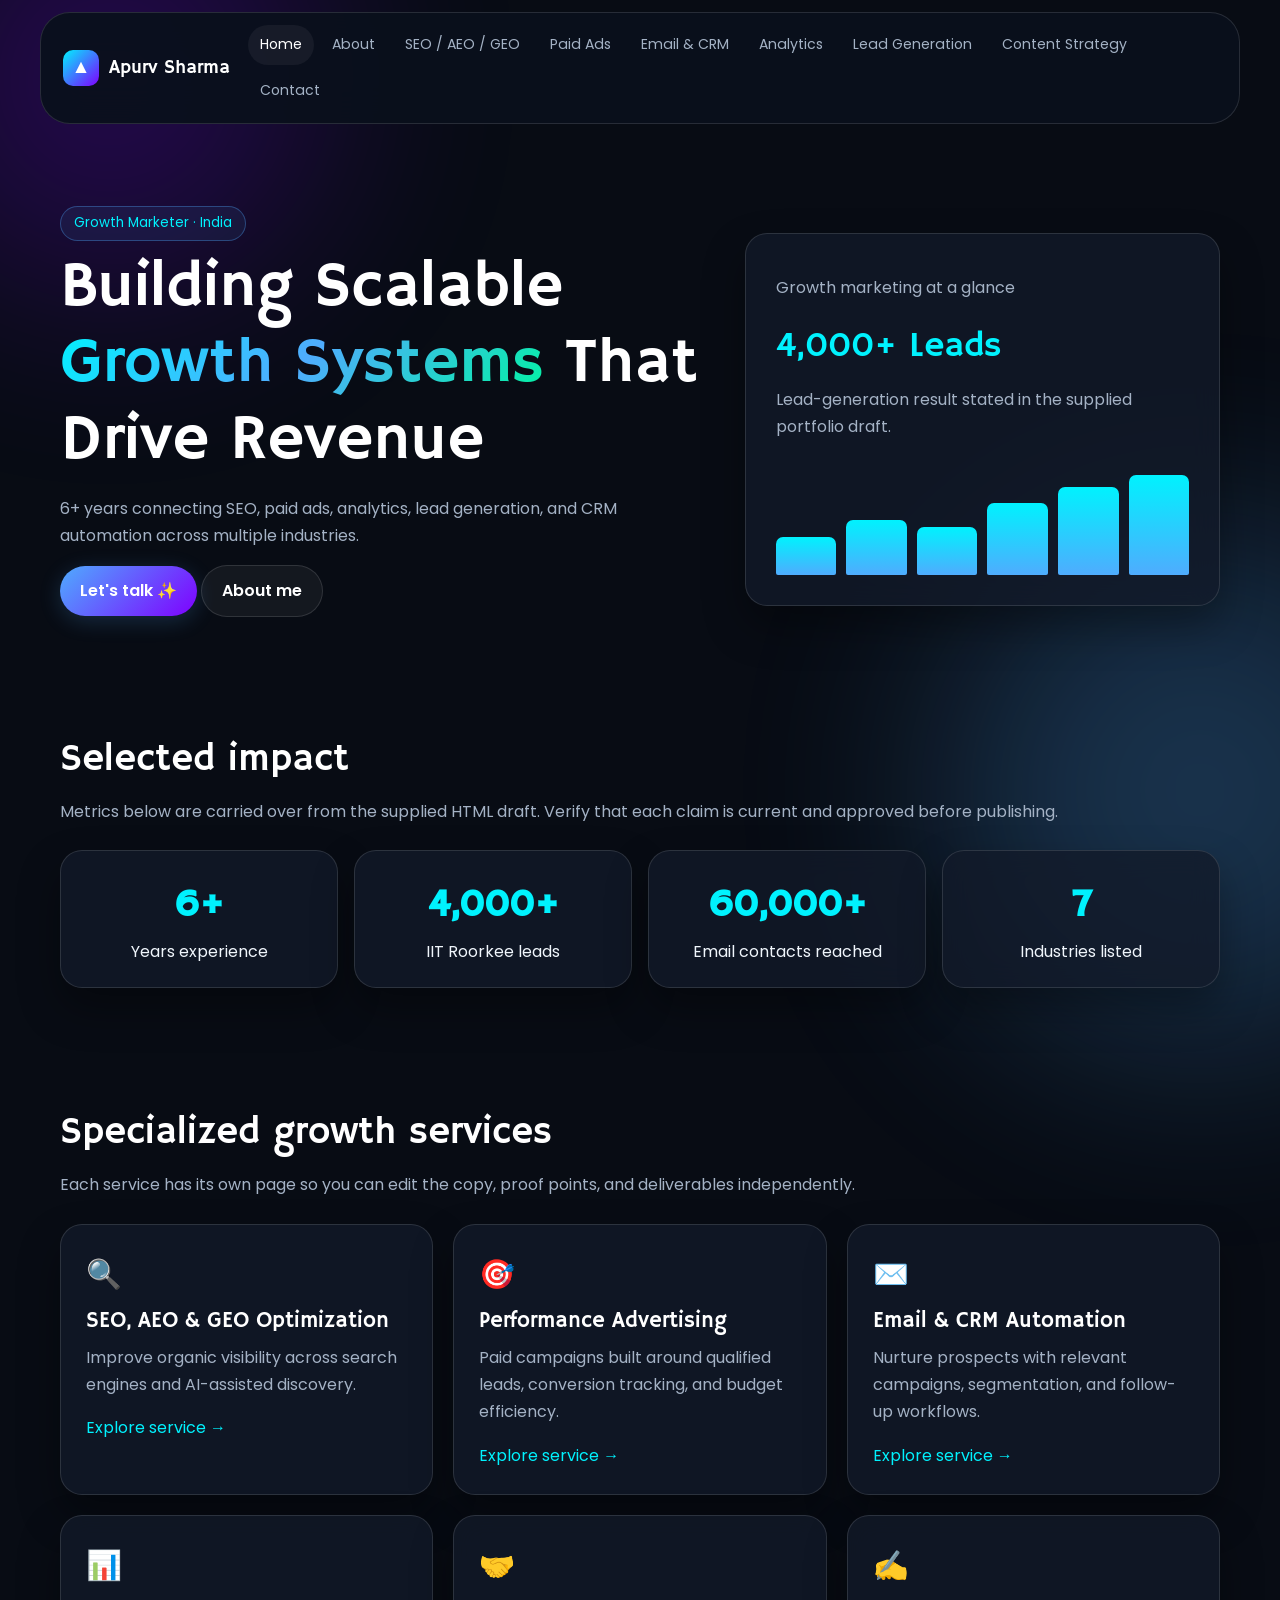
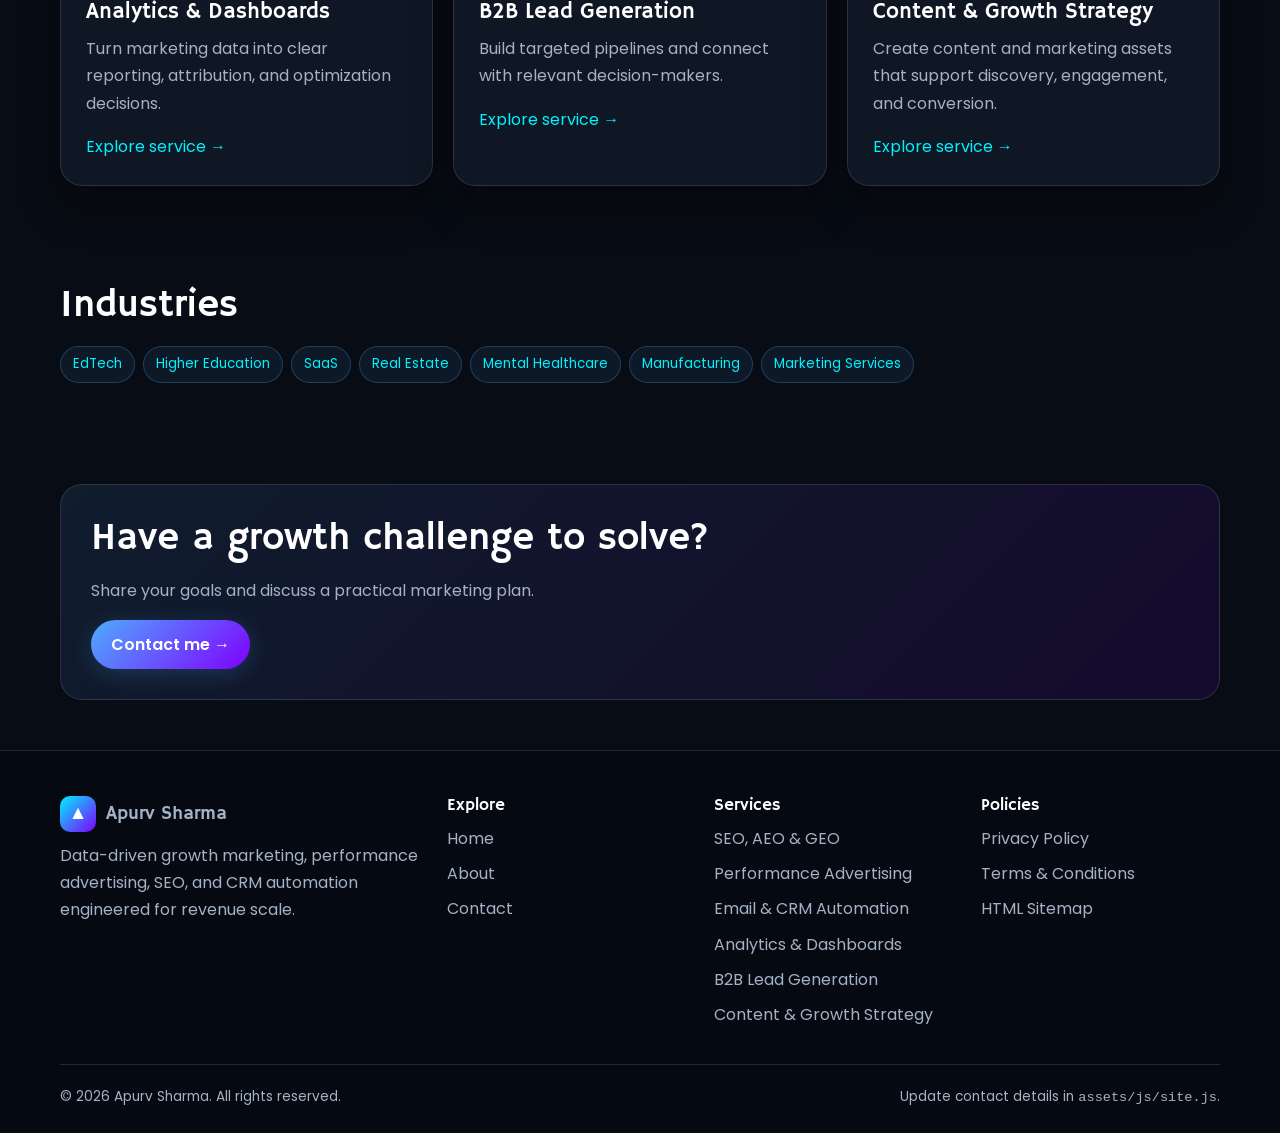
<file: index.html>
<!doctype html>
<html lang="en"><head>
<meta charset="utf-8"><meta name="viewport" content="width=device-width, initial-scale=1">
<title>Home | Apurv Sharma</title><meta name="description" content="Growth marketing portfolio covering SEO, paid media, analytics, CRM, lead generation, and content strategy.">
<link rel="preconnect" href="https://fonts.googleapis.com"><link rel="preconnect" href="https://fonts.gstatic.com" crossorigin>
<link href="https://fonts.googleapis.com/css2?family=Hammersmith+One&family=Poppins:wght@300;400;500;600;700&display=swap" rel="stylesheet">
<link rel="stylesheet" href="assets/css/style.css"><script defer src="assets/js/site.js"></script>
</head><body><header class="site-header" id="siteHeader"></header><main class="container">
<section class="hero"><div><span class="eyebrow">Growth Marketer · India</span>
<h1>Building Scalable <span class="gradient">Growth Systems</span> That Drive Revenue</h1>
<p>6+ years connecting SEO, paid ads, analytics, lead generation, and CRM automation across multiple industries.</p>
<p><a class="btn" href="contact.html">Let's talk ✨</a> <a class="btn secondary" href="about.html">About me</a></p>
</div><div class="hero-visual"><p>Growth marketing at a glance</p><div class="big">4,000+ Leads</div><p>Lead-generation result stated in the supplied portfolio draft.</p><div class="barset"><span style="height:38%"></span><span style="height:55%"></span><span style="height:48%"></span><span style="height:72%"></span><span style="height:88%"></span><span style="height:100%"></span></div></div></section>
<section class="section"><h2>Selected impact</h2><p>Metrics below are carried over from the supplied HTML draft. Verify that each claim is current and approved before publishing.</p>
<div class="stats"><div class="stat"><strong>6+</strong><span>Years experience</span></div><div class="stat"><strong>4,000+</strong><span>IIT Roorkee leads</span></div><div class="stat"><strong>60,000+</strong><span>Email contacts reached</span></div><div class="stat"><strong>7</strong><span>Industries listed</span></div></div></section>
<section class="section"><h2>Specialized growth services</h2><p>Each service has its own page so you can edit the copy, proof points, and deliverables independently.</p><div class="grid"><article class="card"><div class="icon">🔍</div><h3><a href="seo.html">SEO, AEO & GEO Optimization</a></h3><p>Improve organic visibility across search engines and AI-assisted discovery.</p><a href="seo.html">Explore service →</a></article><article class="card"><div class="icon">🎯</div><h3><a href="ads.html">Performance Advertising</a></h3><p>Paid campaigns built around qualified leads, conversion tracking, and budget efficiency.</p><a href="ads.html">Explore service →</a></article><article class="card"><div class="icon">✉️</div><h3><a href="email.html">Email & CRM Automation</a></h3><p>Nurture prospects with relevant campaigns, segmentation, and follow-up workflows.</p><a href="email.html">Explore service →</a></article><article class="card"><div class="icon">📊</div><h3><a href="analytics.html">Analytics & Dashboards</a></h3><p>Turn marketing data into clear reporting, attribution, and optimization decisions.</p><a href="analytics.html">Explore service →</a></article><article class="card"><div class="icon">🤝</div><h3><a href="leads.html">B2B Lead Generation</a></h3><p>Build targeted pipelines and connect with relevant decision-makers.</p><a href="leads.html">Explore service →</a></article><article class="card"><div class="icon">✍️</div><h3><a href="content.html">Content & Growth Strategy</a></h3><p>Create content and marketing assets that support discovery, engagement, and conversion.</p><a href="content.html">Explore service →</a></article></div></section>
<section class="section"><h2>Industries</h2><div class="tag-row"><span class="tag">EdTech</span><span class="tag">Higher Education</span><span class="tag">SaaS</span><span class="tag">Real Estate</span><span class="tag">Mental Healthcare</span><span class="tag">Manufacturing</span><span class="tag">Marketing Services</span></div></section>
<section class="cta"><h2>Have a growth challenge to solve?</h2><p>Share your goals and discuss a practical marketing plan.</p><a class="btn" href="contact.html">Contact me →</a></section></main>
<footer class="site-footer" id="siteFooter"></footer></body></html>
</file>
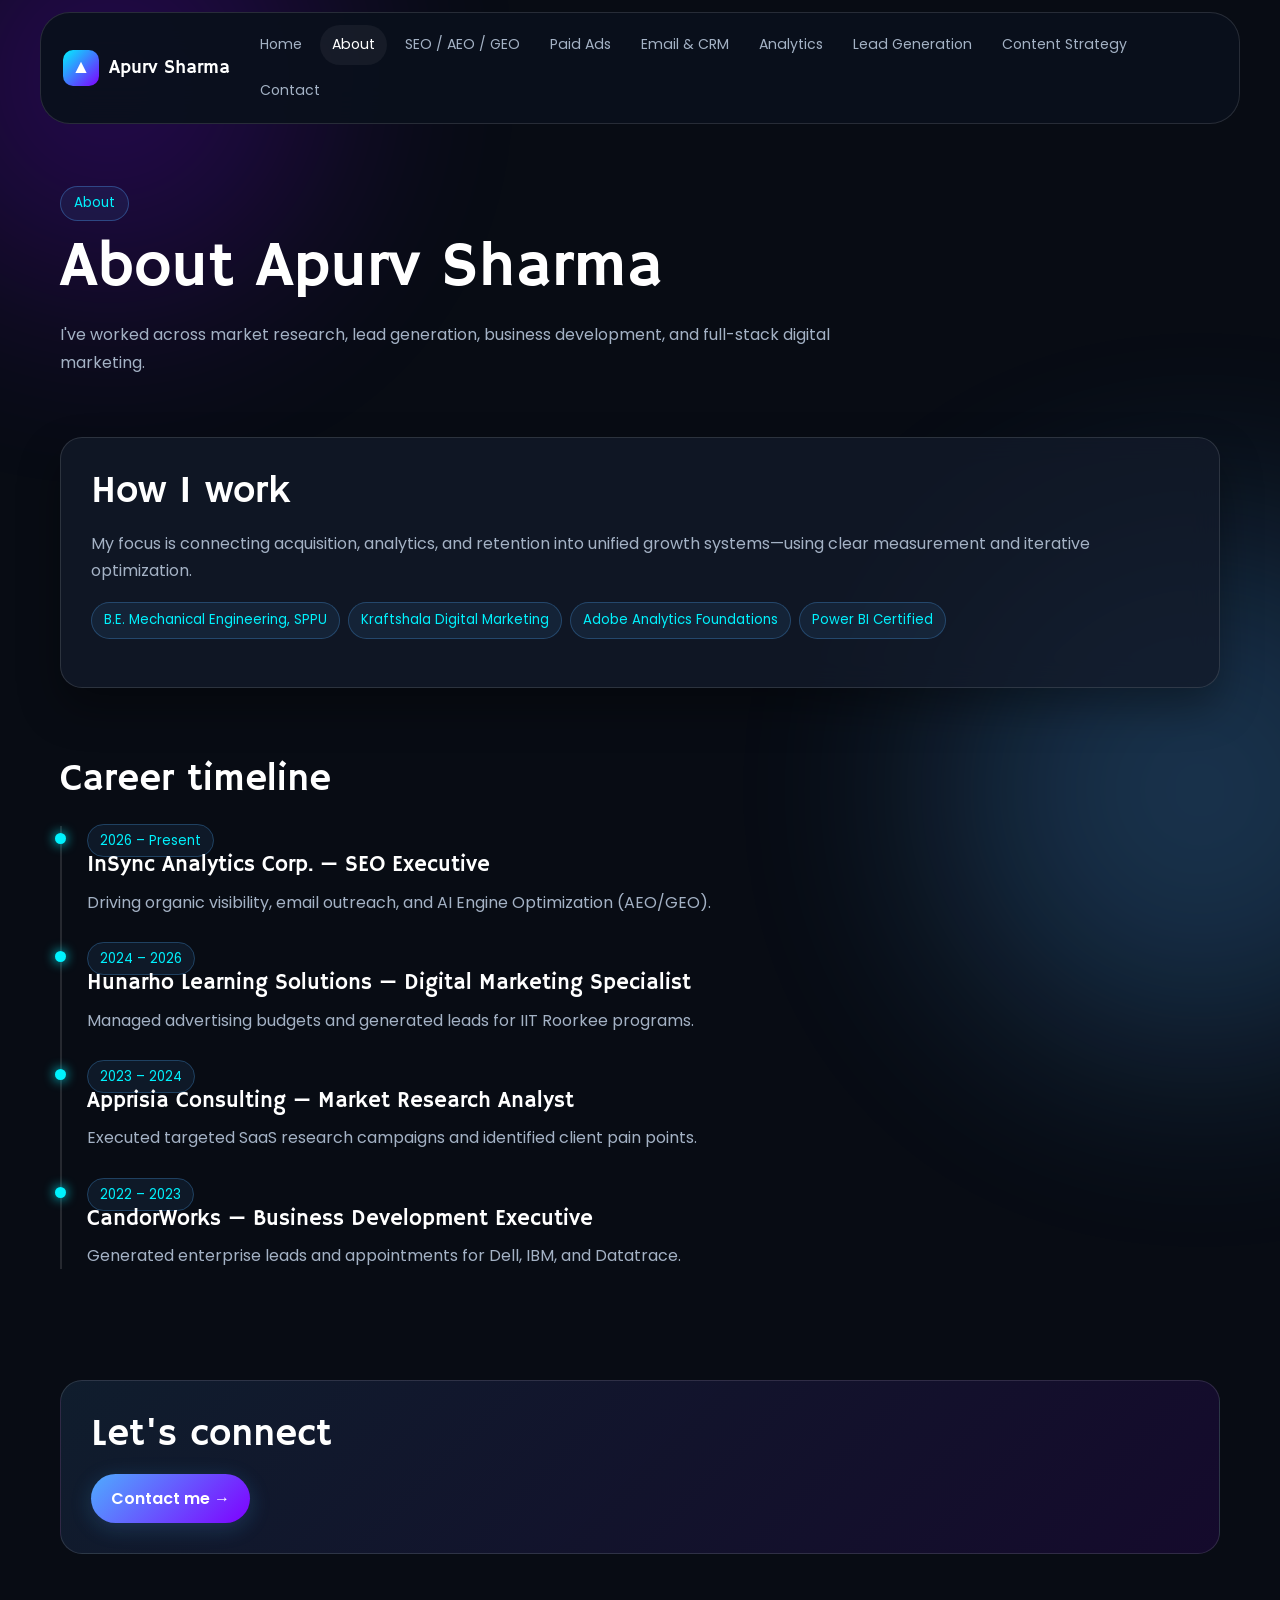
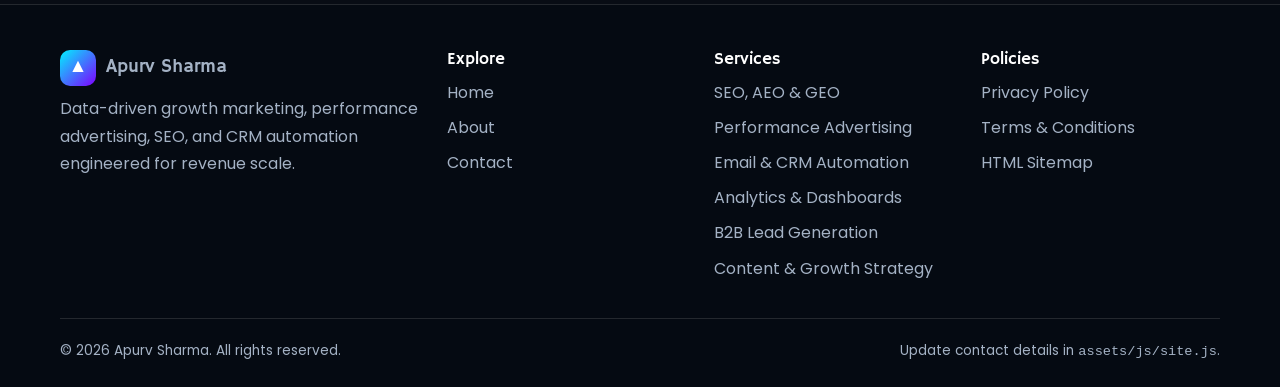
<file: about.html>
<!doctype html>
<html lang="en"><head>
<meta charset="utf-8"><meta name="viewport" content="width=device-width, initial-scale=1">
<title>About | Apurv Sharma</title><meta name="description" content="Background, experience, and career timeline for Apurv Sharma.">
<link rel="preconnect" href="https://fonts.googleapis.com"><link rel="preconnect" href="https://fonts.gstatic.com" crossorigin>
<link href="https://fonts.googleapis.com/css2?family=Hammersmith+One&family=Poppins:wght@300;400;500;600;700&display=swap" rel="stylesheet">
<link rel="stylesheet" href="assets/css/style.css"><script defer src="assets/js/site.js"></script>
</head><body><header class="site-header" id="siteHeader"></header><main class="container"><section class="page-intro"><span class="eyebrow">About</span><h1>About Apurv Sharma</h1><p>I've worked across market research, lead generation, business development, and full-stack digital marketing.</p></section>
<section class="panel"><h2>How I work</h2><p>My focus is connecting acquisition, analytics, and retention into unified growth systems—using clear measurement and iterative optimization.</p><div class="tag-row"><span class="tag">B.E. Mechanical Engineering, SPPU</span><span class="tag">Kraftshala Digital Marketing</span><span class="tag">Adobe Analytics Foundations</span><span class="tag">Power BI Certified</span></div></section>
<section class="section"><h2>Career timeline</h2><div class="timeline">
<div class="timeline-item"><span class="tag">2026 – Present</span><h3>InSync Analytics Corp. — SEO Executive</h3><p>Driving organic visibility, email outreach, and AI Engine Optimization (AEO/GEO).</p></div>
<div class="timeline-item"><span class="tag">2024 – 2026</span><h3>Hunarho Learning Solutions — Digital Marketing Specialist</h3><p>Managed advertising budgets and generated leads for IIT Roorkee programs.</p></div>
<div class="timeline-item"><span class="tag">2023 – 2024</span><h3>Apprisia Consulting — Market Research Analyst</h3><p>Executed targeted SaaS research campaigns and identified client pain points.</p></div>
<div class="timeline-item"><span class="tag">2022 – 2023</span><h3>CandorWorks — Business Development Executive</h3><p>Generated enterprise leads and appointments for Dell, IBM, and Datatrace.</p></div>
</div></section><section class="cta"><h2>Let's connect</h2><a class="btn" href="contact.html">Contact me →</a></section></main>
<footer class="site-footer" id="siteFooter"></footer></body></html>
</file>
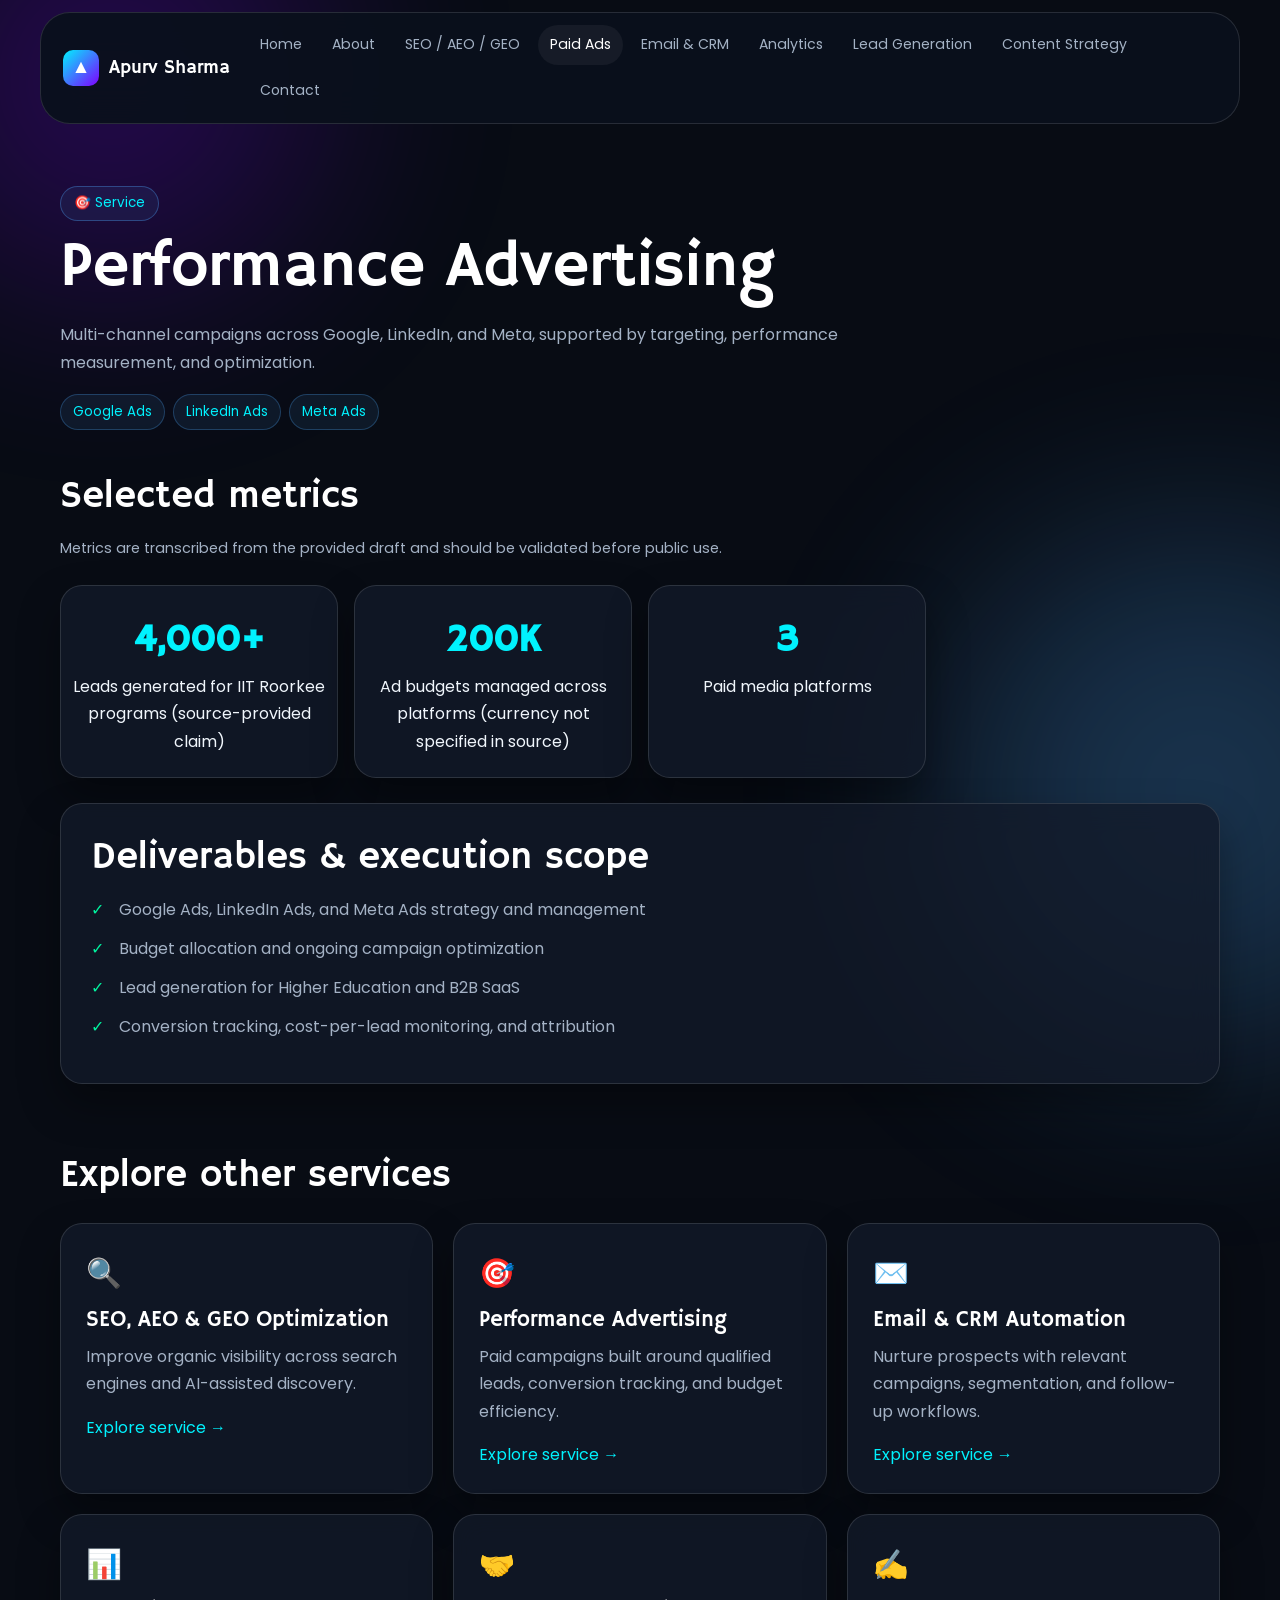
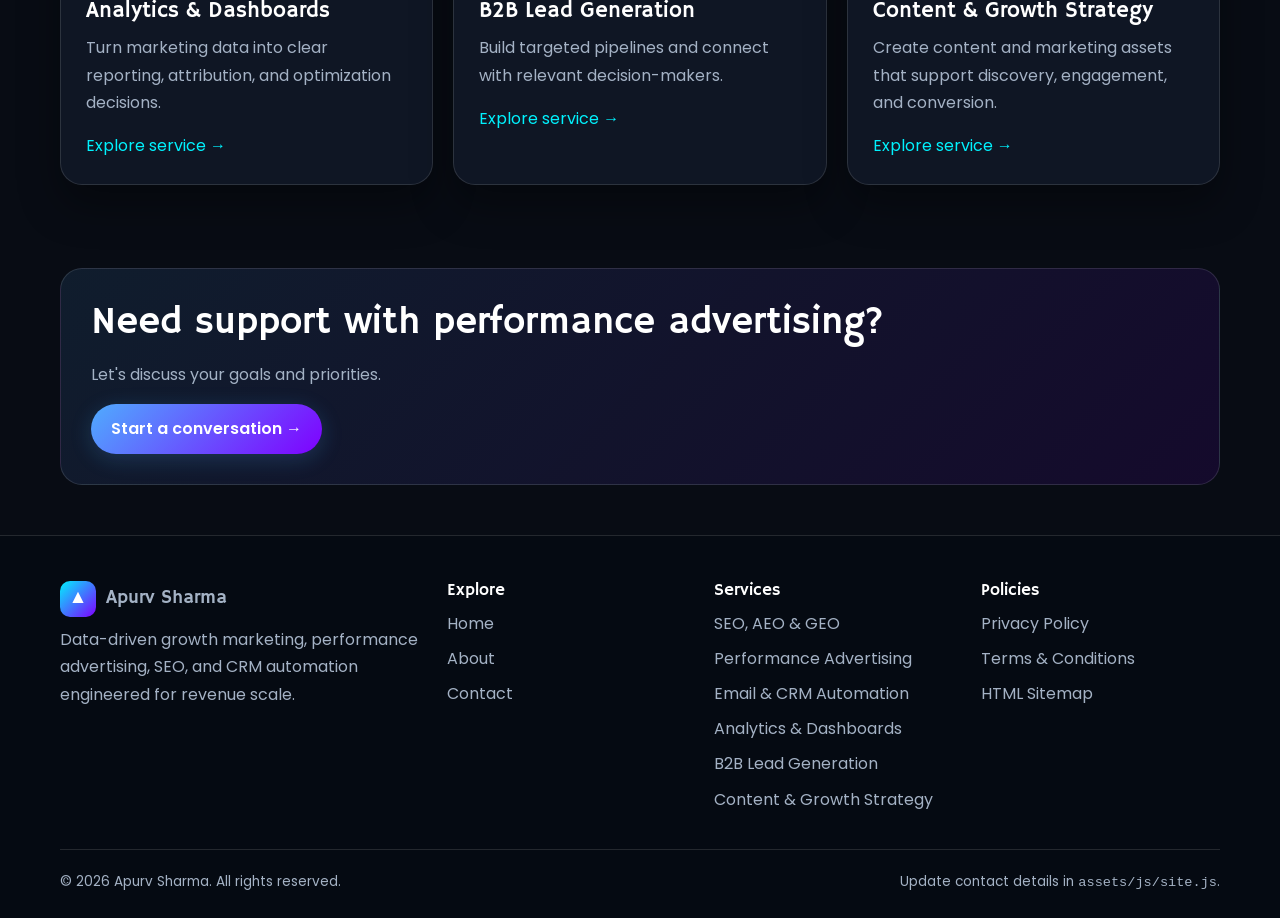
<file: ads.html>
<!doctype html>
<html lang="en"><head>
<meta charset="utf-8"><meta name="viewport" content="width=device-width, initial-scale=1">
<title>Performance Advertising | Apurv Sharma</title><meta name="description" content="Paid campaigns built around qualified leads, conversion tracking, and budget efficiency.">
<link rel="preconnect" href="https://fonts.googleapis.com"><link rel="preconnect" href="https://fonts.gstatic.com" crossorigin>
<link href="https://fonts.googleapis.com/css2?family=Hammersmith+One&family=Poppins:wght@300;400;500;600;700&display=swap" rel="stylesheet">
<link rel="stylesheet" href="assets/css/style.css"><script defer src="assets/js/site.js"></script>
</head><body><header class="site-header" id="siteHeader"></header><main class="container"><section class="page-intro"><span class="eyebrow">🎯 Service</span><h1>Performance Advertising</h1><p>Multi-channel campaigns across Google, LinkedIn, and Meta, supported by targeting, performance measurement, and optimization.</p><div class="tag-row"><span class="tag">Google Ads</span><span class="tag">LinkedIn Ads</span><span class="tag">Meta Ads</span></div></section>
<section><h2>Selected metrics</h2><p class="notice">Metrics are transcribed from the provided draft and should be validated before public use.</p><div class="stats"><div class="stat"><strong>4,000+</strong><span>Leads generated for IIT Roorkee programs (source-provided claim)</span></div><div class="stat"><strong>200K</strong><span>Ad budgets managed across platforms (currency not specified in source)</span></div><div class="stat"><strong>3</strong><span>Paid media platforms</span></div></div></section>
<section class="panel"><h2>Deliverables & execution scope</h2><ul class="check-list"><li>Google Ads, LinkedIn Ads, and Meta Ads strategy and management</li><li>Budget allocation and ongoing campaign optimization</li><li>Lead generation for Higher Education and B2B SaaS</li><li>Conversion tracking, cost-per-lead monitoring, and attribution</li></ul></section>
<section class="section"><h2>Explore other services</h2><div class="grid"><article class="card"><div class="icon">🔍</div><h3><a href="seo.html">SEO, AEO & GEO Optimization</a></h3><p>Improve organic visibility across search engines and AI-assisted discovery.</p><a href="seo.html">Explore service →</a></article><article class="card"><div class="icon">🎯</div><h3><a href="ads.html">Performance Advertising</a></h3><p>Paid campaigns built around qualified leads, conversion tracking, and budget efficiency.</p><a href="ads.html">Explore service →</a></article><article class="card"><div class="icon">✉️</div><h3><a href="email.html">Email & CRM Automation</a></h3><p>Nurture prospects with relevant campaigns, segmentation, and follow-up workflows.</p><a href="email.html">Explore service →</a></article><article class="card"><div class="icon">📊</div><h3><a href="analytics.html">Analytics & Dashboards</a></h3><p>Turn marketing data into clear reporting, attribution, and optimization decisions.</p><a href="analytics.html">Explore service →</a></article><article class="card"><div class="icon">🤝</div><h3><a href="leads.html">B2B Lead Generation</a></h3><p>Build targeted pipelines and connect with relevant decision-makers.</p><a href="leads.html">Explore service →</a></article><article class="card"><div class="icon">✍️</div><h3><a href="content.html">Content & Growth Strategy</a></h3><p>Create content and marketing assets that support discovery, engagement, and conversion.</p><a href="content.html">Explore service →</a></article></div></section>
<section class="cta"><h2>Need support with performance advertising?</h2><p>Let's discuss your goals and priorities.</p><a class="btn" href="contact.html">Start a conversation →</a></section></main>
<footer class="site-footer" id="siteFooter"></footer></body></html>
</file>
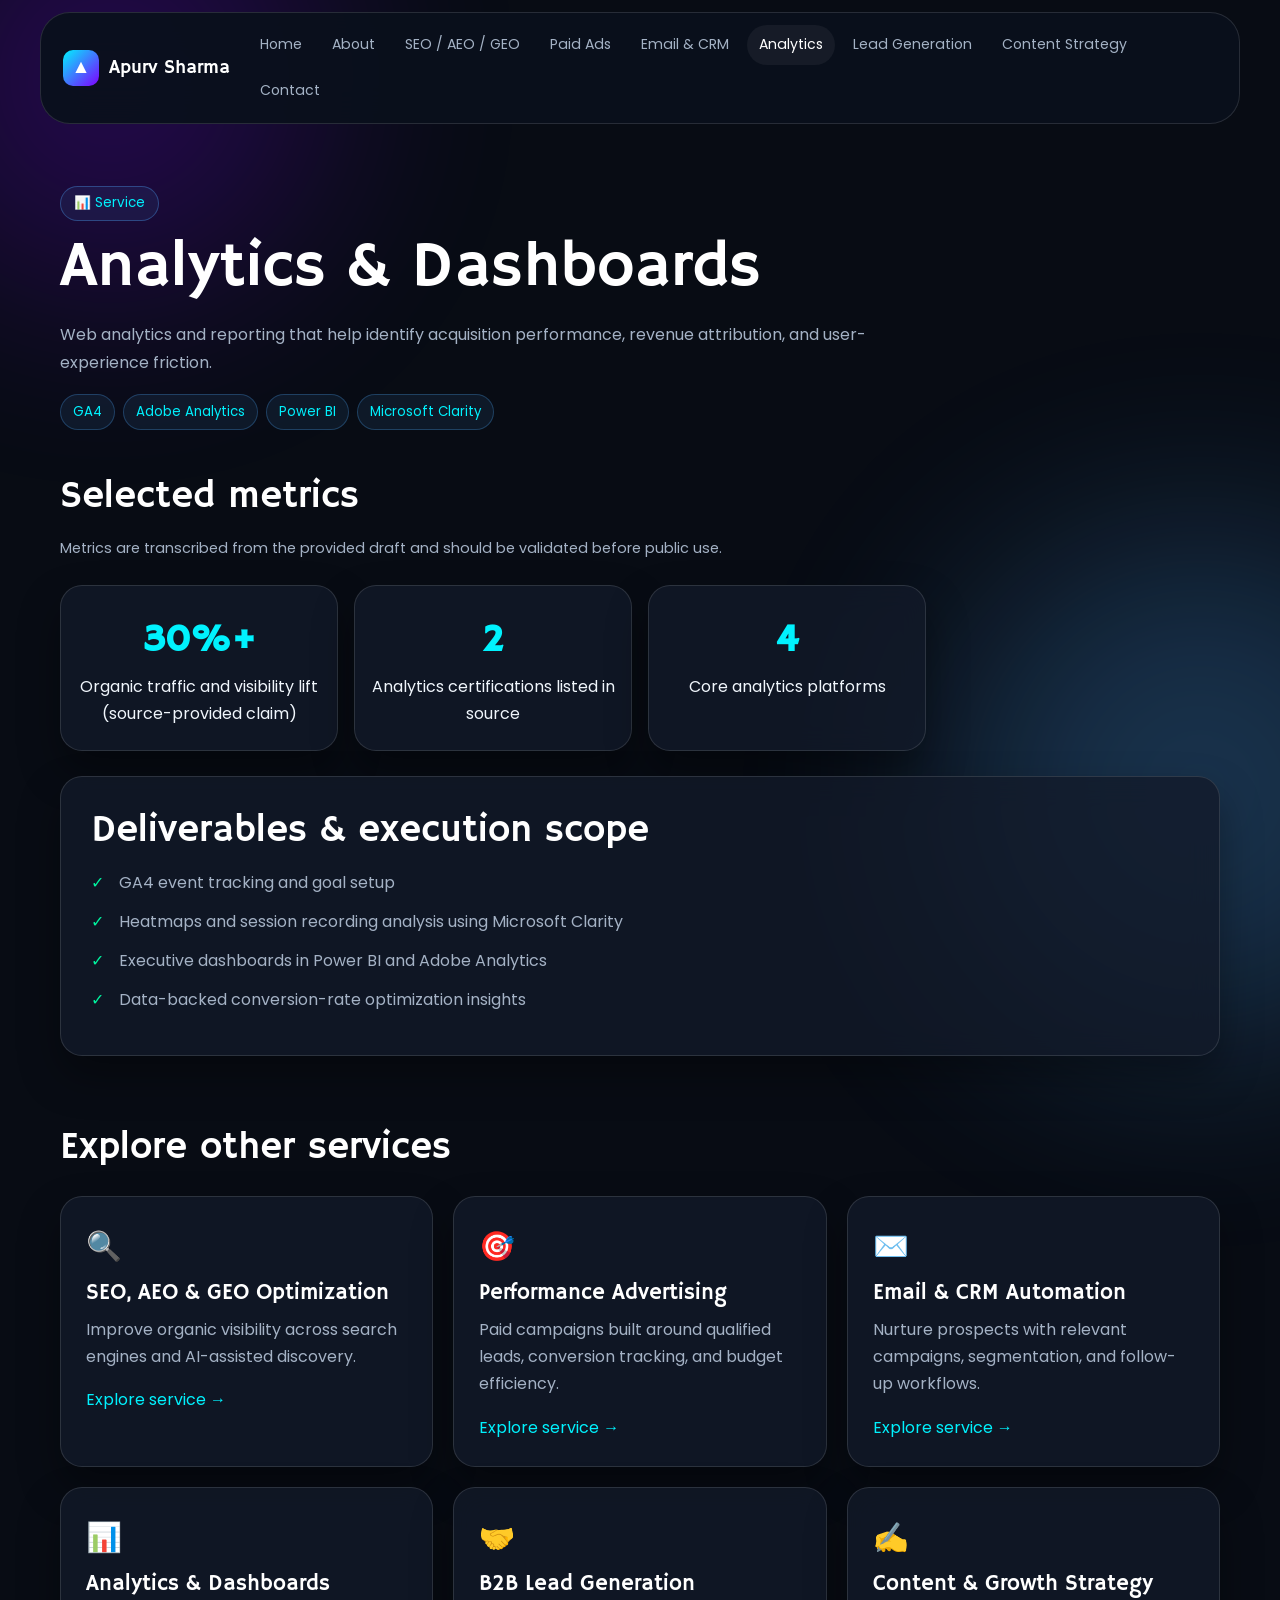
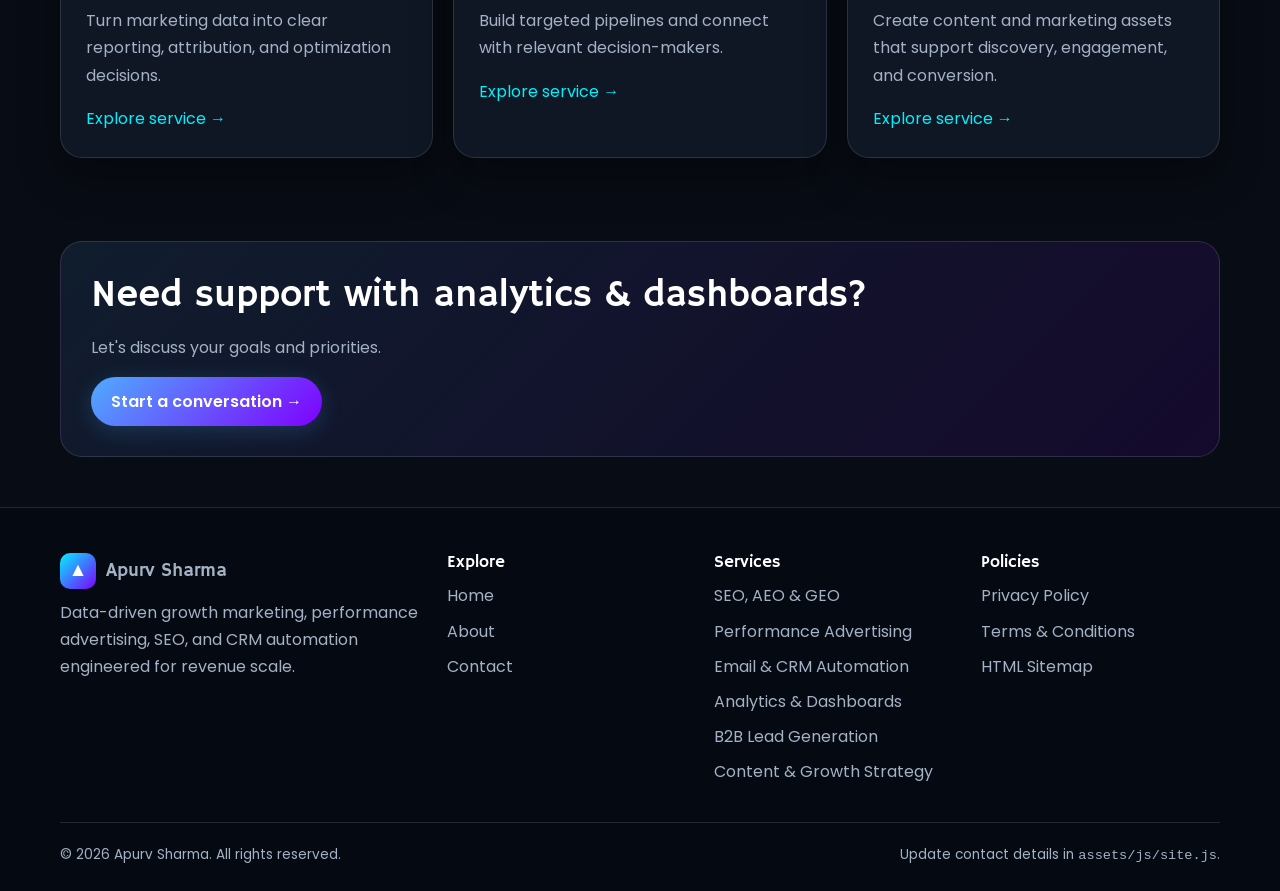
<file: analytics.html>
<!doctype html>
<html lang="en"><head>
<meta charset="utf-8"><meta name="viewport" content="width=device-width, initial-scale=1">
<title>Analytics & Dashboards | Apurv Sharma</title><meta name="description" content="Turn marketing data into clear reporting, attribution, and optimization decisions.">
<link rel="preconnect" href="https://fonts.googleapis.com"><link rel="preconnect" href="https://fonts.gstatic.com" crossorigin>
<link href="https://fonts.googleapis.com/css2?family=Hammersmith+One&family=Poppins:wght@300;400;500;600;700&display=swap" rel="stylesheet">
<link rel="stylesheet" href="assets/css/style.css"><script defer src="assets/js/site.js"></script>
</head><body><header class="site-header" id="siteHeader"></header><main class="container"><section class="page-intro"><span class="eyebrow">📊 Service</span><h1>Analytics & Dashboards</h1><p>Web analytics and reporting that help identify acquisition performance, revenue attribution, and user-experience friction.</p><div class="tag-row"><span class="tag">GA4</span><span class="tag">Adobe Analytics</span><span class="tag">Power BI</span><span class="tag">Microsoft Clarity</span></div></section>
<section><h2>Selected metrics</h2><p class="notice">Metrics are transcribed from the provided draft and should be validated before public use.</p><div class="stats"><div class="stat"><strong>30%+</strong><span>Organic traffic and visibility lift (source-provided claim)</span></div><div class="stat"><strong>2</strong><span>Analytics certifications listed in source</span></div><div class="stat"><strong>4</strong><span>Core analytics platforms</span></div></div></section>
<section class="panel"><h2>Deliverables & execution scope</h2><ul class="check-list"><li>GA4 event tracking and goal setup</li><li>Heatmaps and session recording analysis using Microsoft Clarity</li><li>Executive dashboards in Power BI and Adobe Analytics</li><li>Data-backed conversion-rate optimization insights</li></ul></section>
<section class="section"><h2>Explore other services</h2><div class="grid"><article class="card"><div class="icon">🔍</div><h3><a href="seo.html">SEO, AEO & GEO Optimization</a></h3><p>Improve organic visibility across search engines and AI-assisted discovery.</p><a href="seo.html">Explore service →</a></article><article class="card"><div class="icon">🎯</div><h3><a href="ads.html">Performance Advertising</a></h3><p>Paid campaigns built around qualified leads, conversion tracking, and budget efficiency.</p><a href="ads.html">Explore service →</a></article><article class="card"><div class="icon">✉️</div><h3><a href="email.html">Email & CRM Automation</a></h3><p>Nurture prospects with relevant campaigns, segmentation, and follow-up workflows.</p><a href="email.html">Explore service →</a></article><article class="card"><div class="icon">📊</div><h3><a href="analytics.html">Analytics & Dashboards</a></h3><p>Turn marketing data into clear reporting, attribution, and optimization decisions.</p><a href="analytics.html">Explore service →</a></article><article class="card"><div class="icon">🤝</div><h3><a href="leads.html">B2B Lead Generation</a></h3><p>Build targeted pipelines and connect with relevant decision-makers.</p><a href="leads.html">Explore service →</a></article><article class="card"><div class="icon">✍️</div><h3><a href="content.html">Content & Growth Strategy</a></h3><p>Create content and marketing assets that support discovery, engagement, and conversion.</p><a href="content.html">Explore service →</a></article></div></section>
<section class="cta"><h2>Need support with analytics & dashboards?</h2><p>Let's discuss your goals and priorities.</p><a class="btn" href="contact.html">Start a conversation →</a></section></main>
<footer class="site-footer" id="siteFooter"></footer></body></html>
</file>
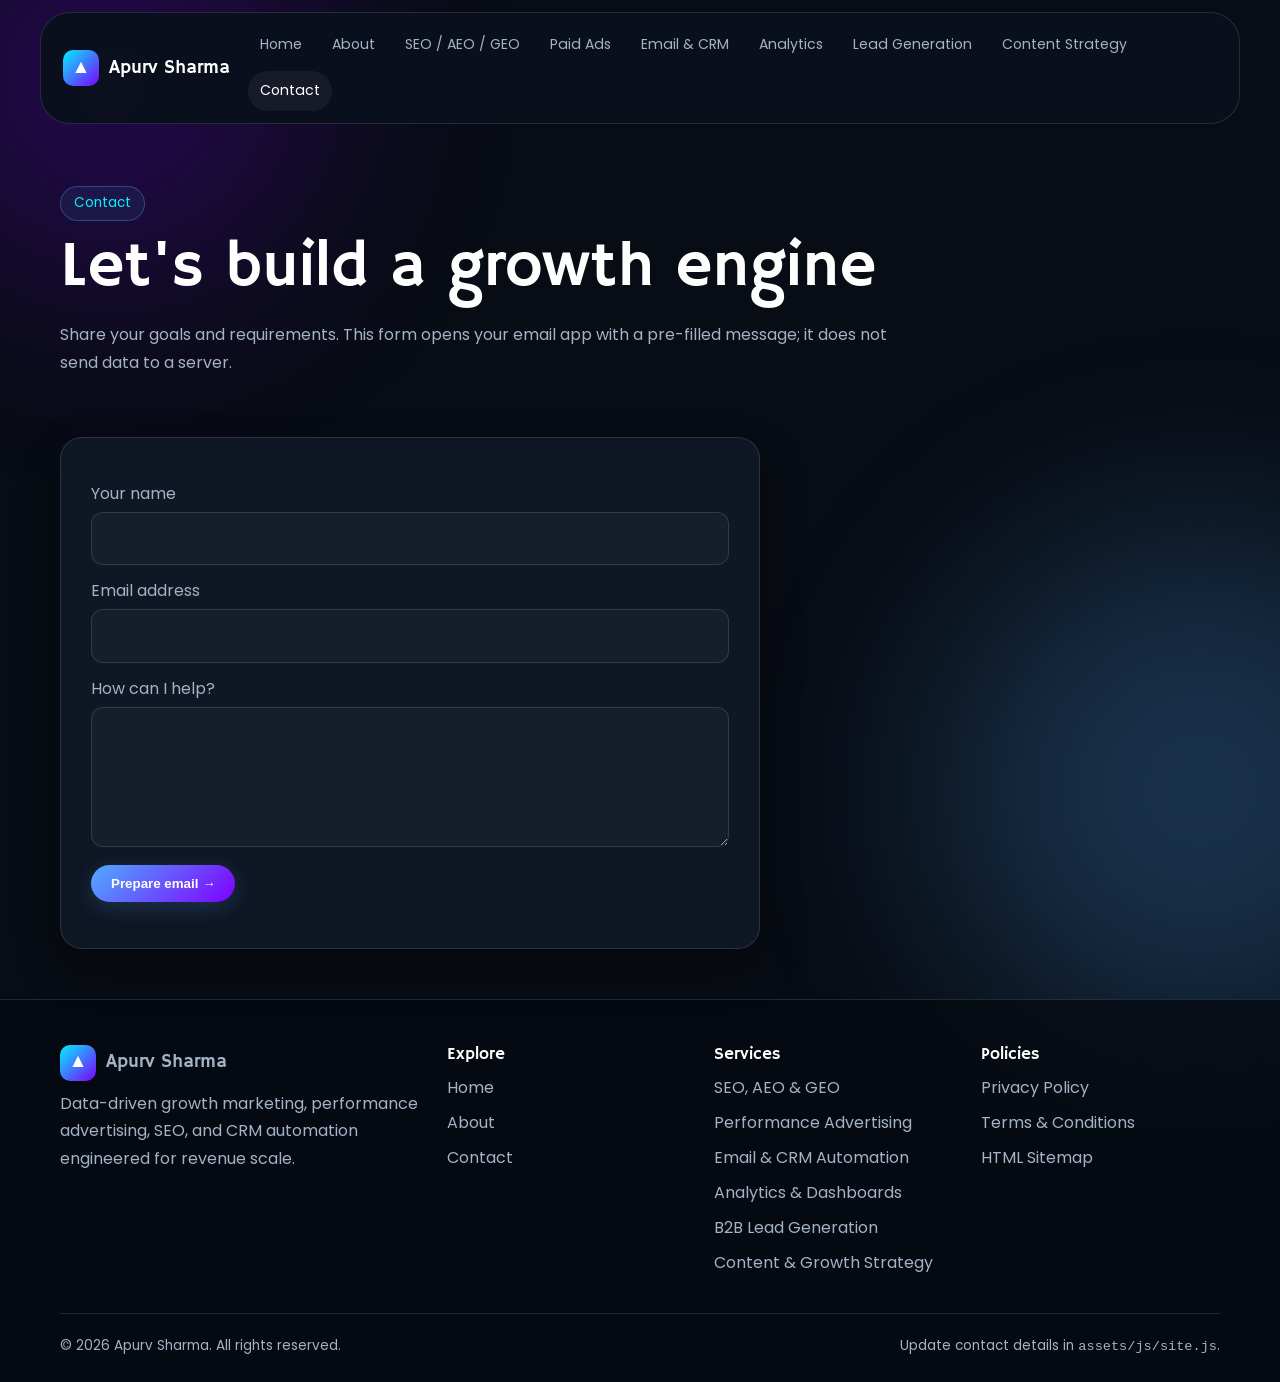
<file: contact.html>
<!doctype html>
<html lang="en">
  <head>
    <meta charset="utf-8">
    <meta name="viewport" content="width=device-width, initial-scale=1">
    <title>Contact | Apurv Sharma</title>
    <meta name="description" content="Contact page for marketing consulting and growth strategy enquiries.">
    <link rel="preconnect" href="https://fonts.googleapis.com">
    <link rel="preconnect" href="https://fonts.gstatic.com" crossorigin>
    <link href="https://fonts.googleapis.com/css2?family=Hammersmith+One&family=Poppins:wght@300;400;500;600;700&display=swap" rel="stylesheet">
    <link rel="stylesheet" href="assets/css/style.css">
    <script defer src="assets/js/site.js"></script>
  </head>
  <body>
    <header class="site-header" id="siteHeader">
    </header>
    <main class="container">
      <section class="page-intro">
        <span class="eyebrow">Contact</span>
        <h1>Let's build a growth engine</h1>
        <p>Share your goals and requirements. This form opens your email app with a pre-filled message; it does not send data to a server.</p>
      </section>
<section class="panel contact-form">
  <form id="contactForm">
    <label for="name">Your name</label>
    <input id="name" name="name" required>
    <label for="email">Email address</label>
    <input id="email" name="email" type="email" required>
    <label for="message">How can I help?</label>
    <textarea id="message" name="message" required></textarea>
    <p>
      <button class="btn" type="submit">Prepare email →</button>
    </p>
  </form>
</section>
<script src="assets/js/contact.js">
  
</script>
    </main>
<footer class="site-footer" id="siteFooter"></footer>
  </body>
</html>
</file>
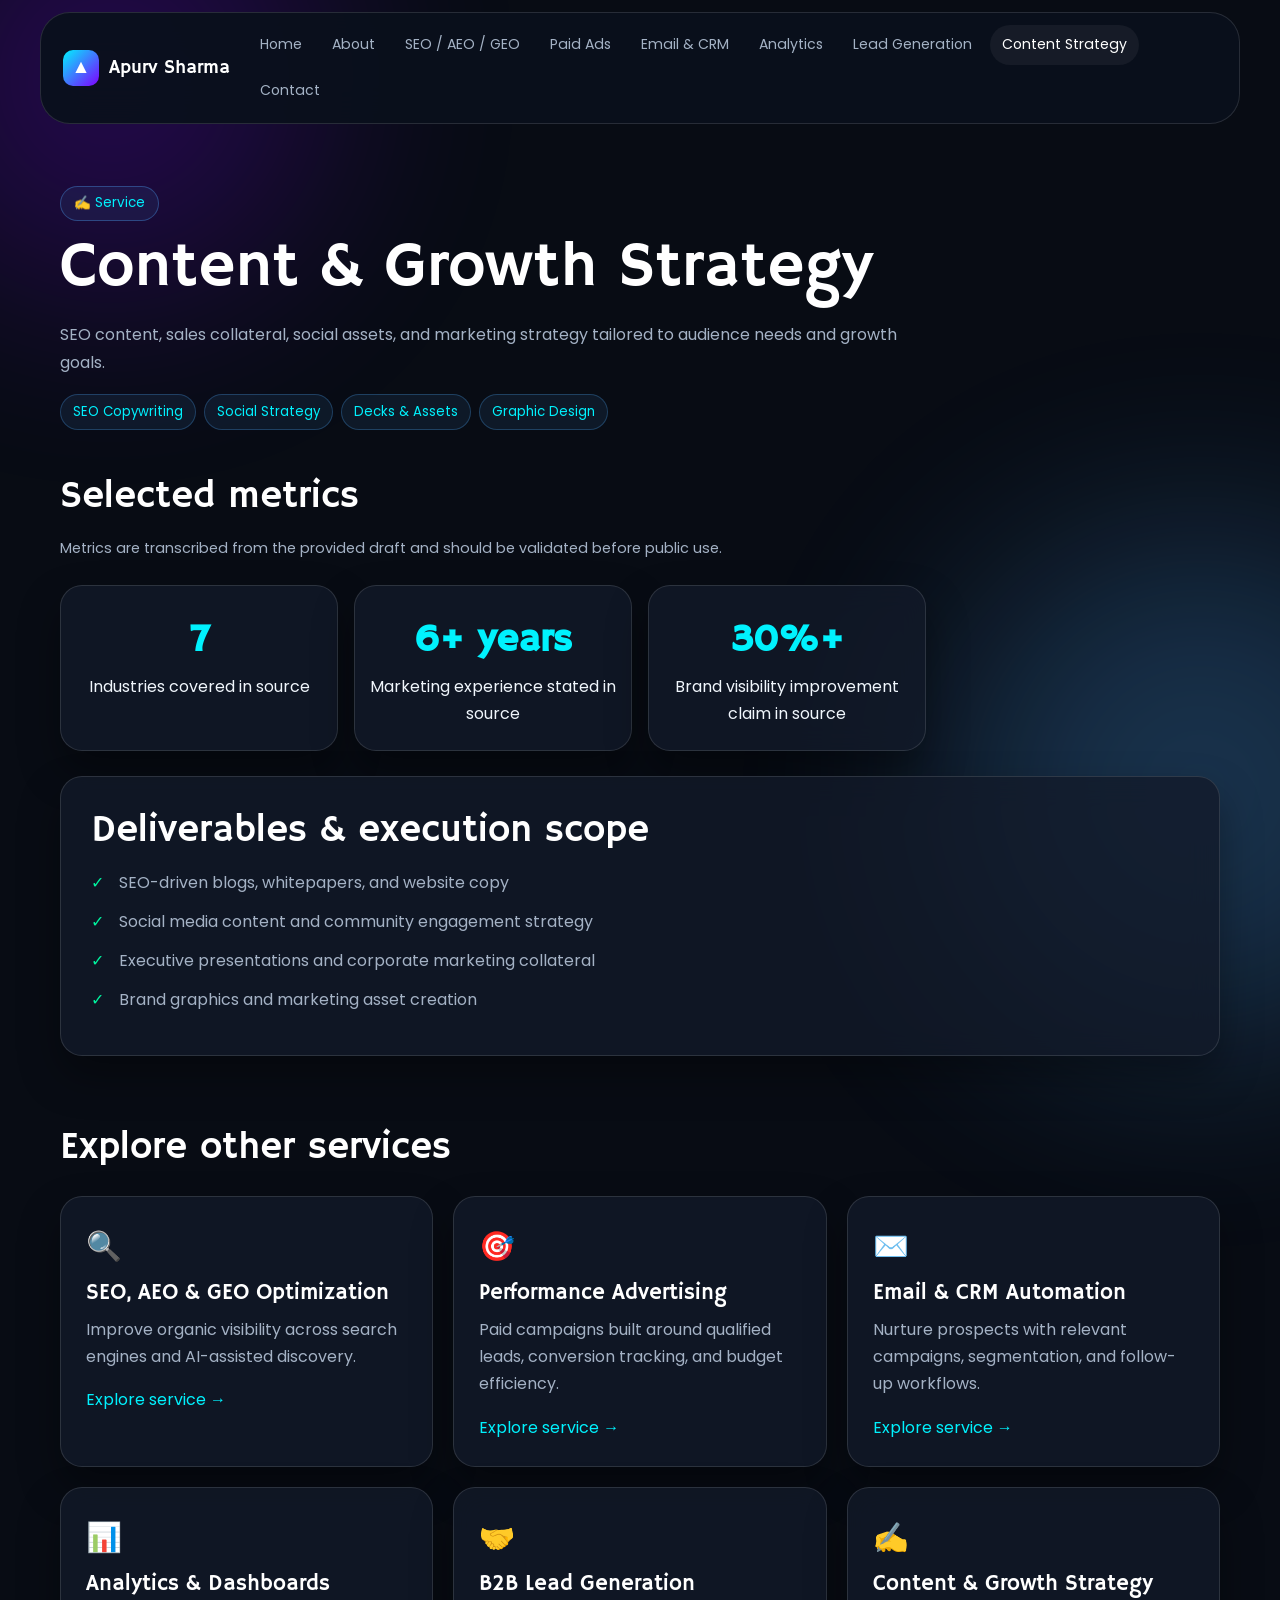
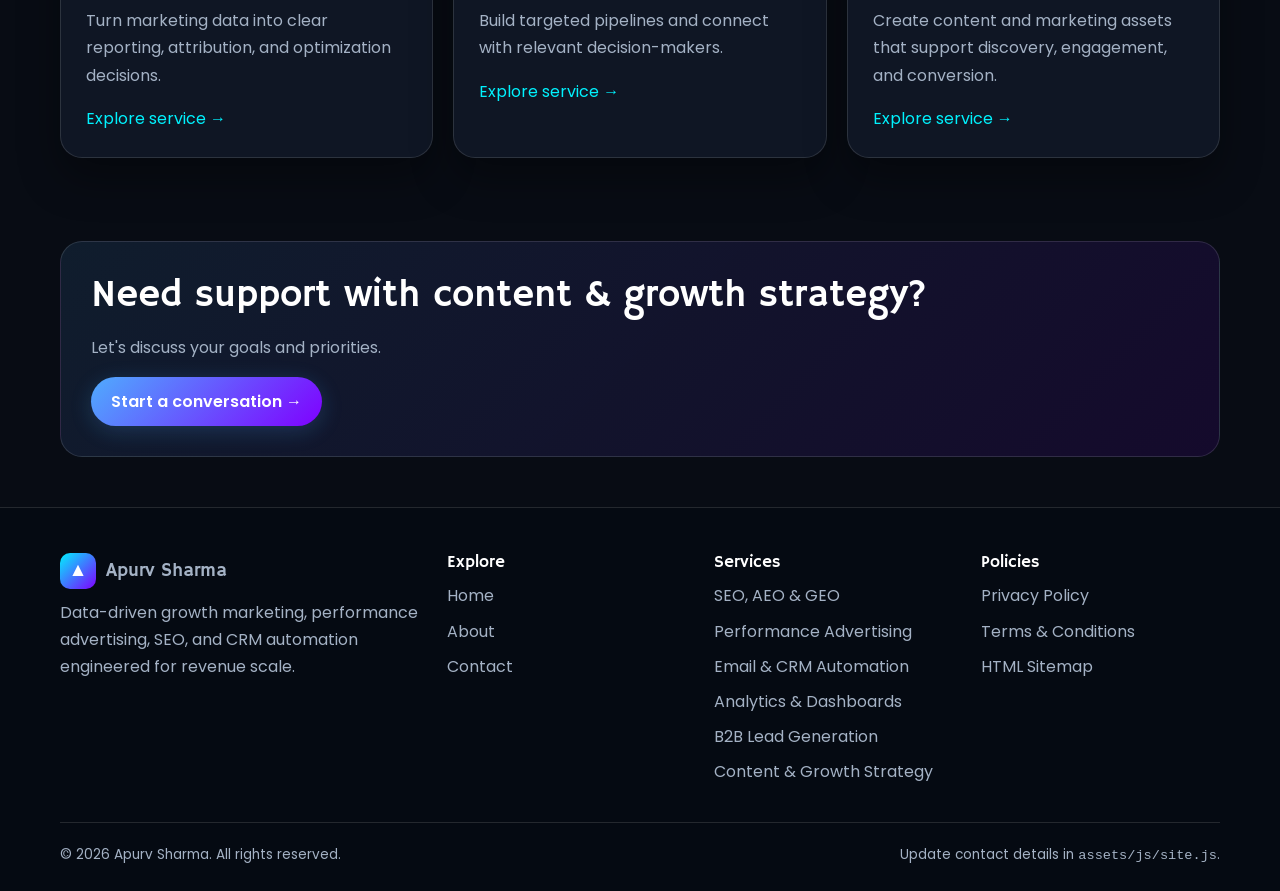
<file: content.html>
<!doctype html>
<html lang="en"><head>
<meta charset="utf-8"><meta name="viewport" content="width=device-width, initial-scale=1">
<title>Content & Growth Strategy | Apurv Sharma</title><meta name="description" content="Create content and marketing assets that support discovery, engagement, and conversion.">
<link rel="preconnect" href="https://fonts.googleapis.com"><link rel="preconnect" href="https://fonts.gstatic.com" crossorigin>
<link href="https://fonts.googleapis.com/css2?family=Hammersmith+One&family=Poppins:wght@300;400;500;600;700&display=swap" rel="stylesheet">
<link rel="stylesheet" href="assets/css/style.css"><script defer src="assets/js/site.js"></script>
</head><body><header class="site-header" id="siteHeader"></header><main class="container"><section class="page-intro"><span class="eyebrow">✍️ Service</span><h1>Content & Growth Strategy</h1><p>SEO content, sales collateral, social assets, and marketing strategy tailored to audience needs and growth goals.</p><div class="tag-row"><span class="tag">SEO Copywriting</span><span class="tag">Social Strategy</span><span class="tag">Decks & Assets</span><span class="tag">Graphic Design</span></div></section>
<section><h2>Selected metrics</h2><p class="notice">Metrics are transcribed from the provided draft and should be validated before public use.</p><div class="stats"><div class="stat"><strong>7</strong><span>Industries covered in source</span></div><div class="stat"><strong>6+ years</strong><span>Marketing experience stated in source</span></div><div class="stat"><strong>30%+</strong><span>Brand visibility improvement claim in source</span></div></div></section>
<section class="panel"><h2>Deliverables & execution scope</h2><ul class="check-list"><li>SEO-driven blogs, whitepapers, and website copy</li><li>Social media content and community engagement strategy</li><li>Executive presentations and corporate marketing collateral</li><li>Brand graphics and marketing asset creation</li></ul></section>
<section class="section"><h2>Explore other services</h2><div class="grid"><article class="card"><div class="icon">🔍</div><h3><a href="seo.html">SEO, AEO & GEO Optimization</a></h3><p>Improve organic visibility across search engines and AI-assisted discovery.</p><a href="seo.html">Explore service →</a></article><article class="card"><div class="icon">🎯</div><h3><a href="ads.html">Performance Advertising</a></h3><p>Paid campaigns built around qualified leads, conversion tracking, and budget efficiency.</p><a href="ads.html">Explore service →</a></article><article class="card"><div class="icon">✉️</div><h3><a href="email.html">Email & CRM Automation</a></h3><p>Nurture prospects with relevant campaigns, segmentation, and follow-up workflows.</p><a href="email.html">Explore service →</a></article><article class="card"><div class="icon">📊</div><h3><a href="analytics.html">Analytics & Dashboards</a></h3><p>Turn marketing data into clear reporting, attribution, and optimization decisions.</p><a href="analytics.html">Explore service →</a></article><article class="card"><div class="icon">🤝</div><h3><a href="leads.html">B2B Lead Generation</a></h3><p>Build targeted pipelines and connect with relevant decision-makers.</p><a href="leads.html">Explore service →</a></article><article class="card"><div class="icon">✍️</div><h3><a href="content.html">Content & Growth Strategy</a></h3><p>Create content and marketing assets that support discovery, engagement, and conversion.</p><a href="content.html">Explore service →</a></article></div></section>
<section class="cta"><h2>Need support with content & growth strategy?</h2><p>Let's discuss your goals and priorities.</p><a class="btn" href="contact.html">Start a conversation →</a></section></main>
<footer class="site-footer" id="siteFooter"></footer></body></html>
</file>
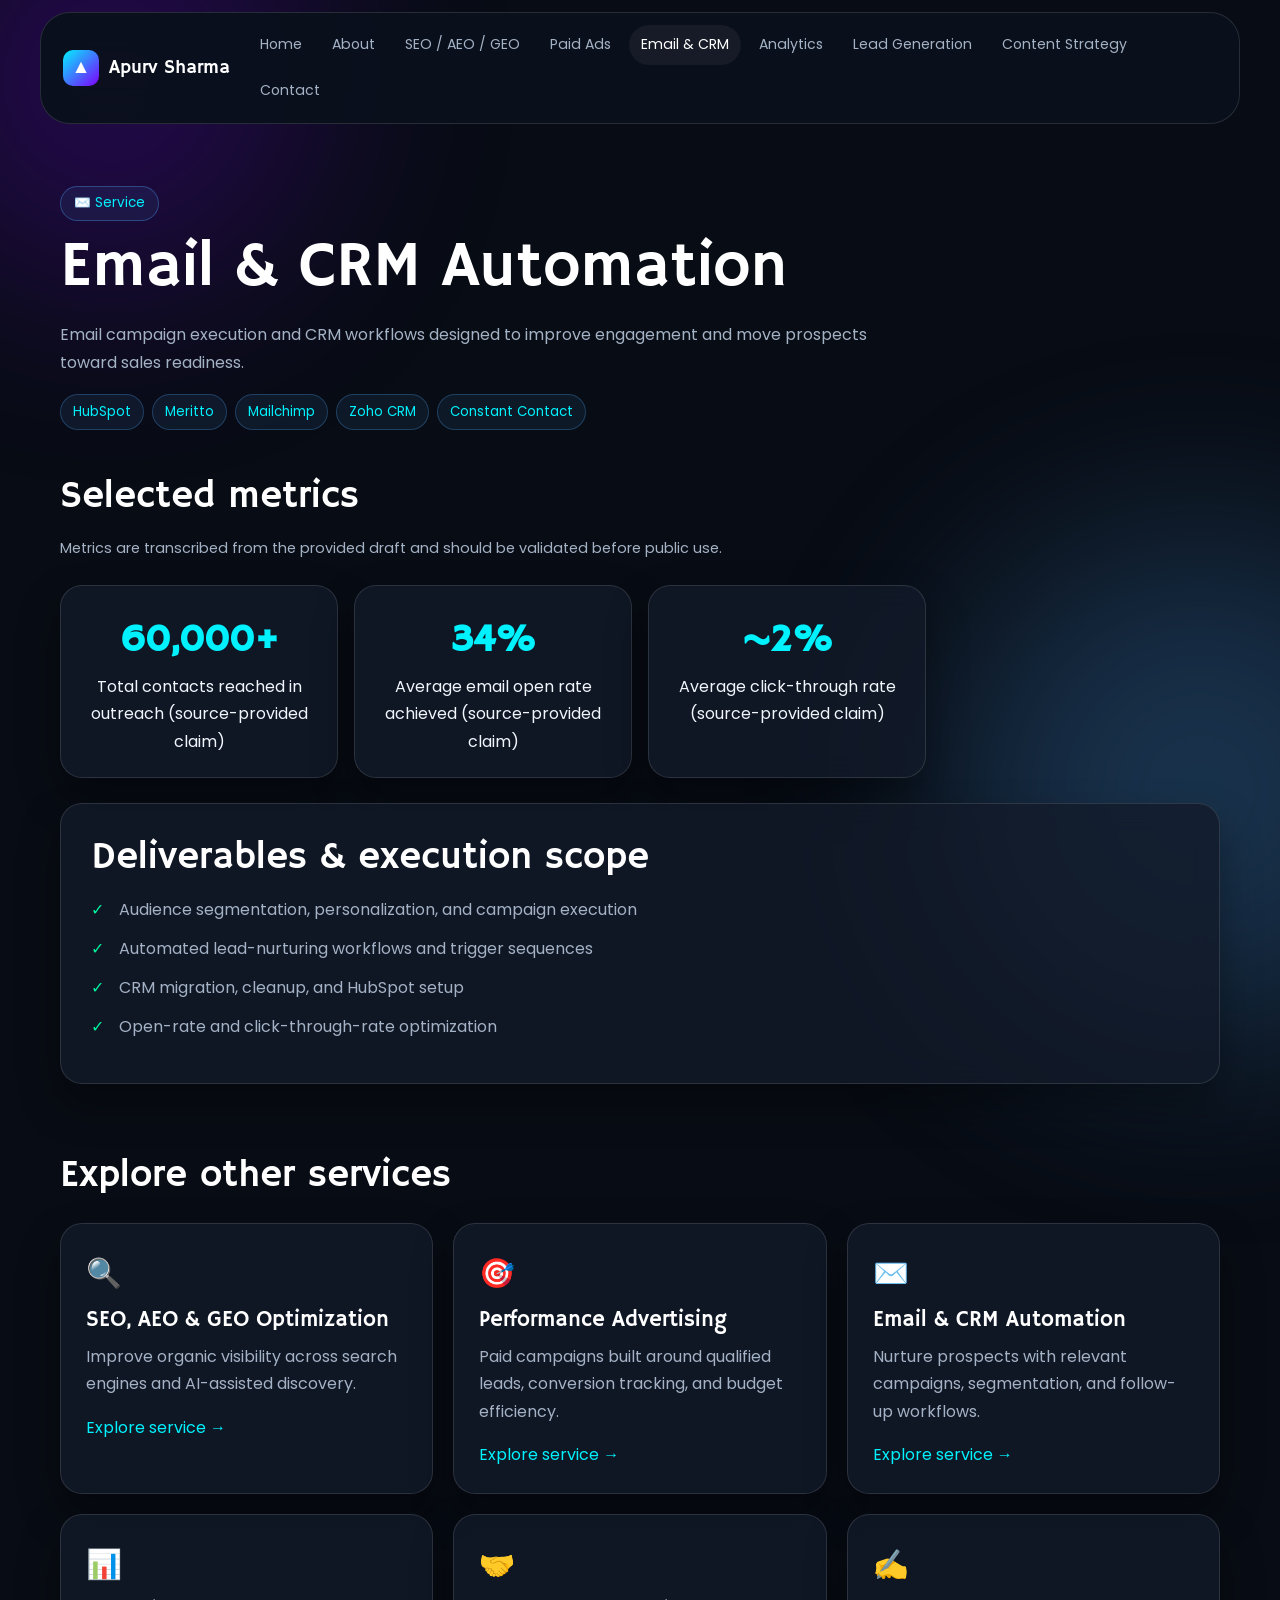
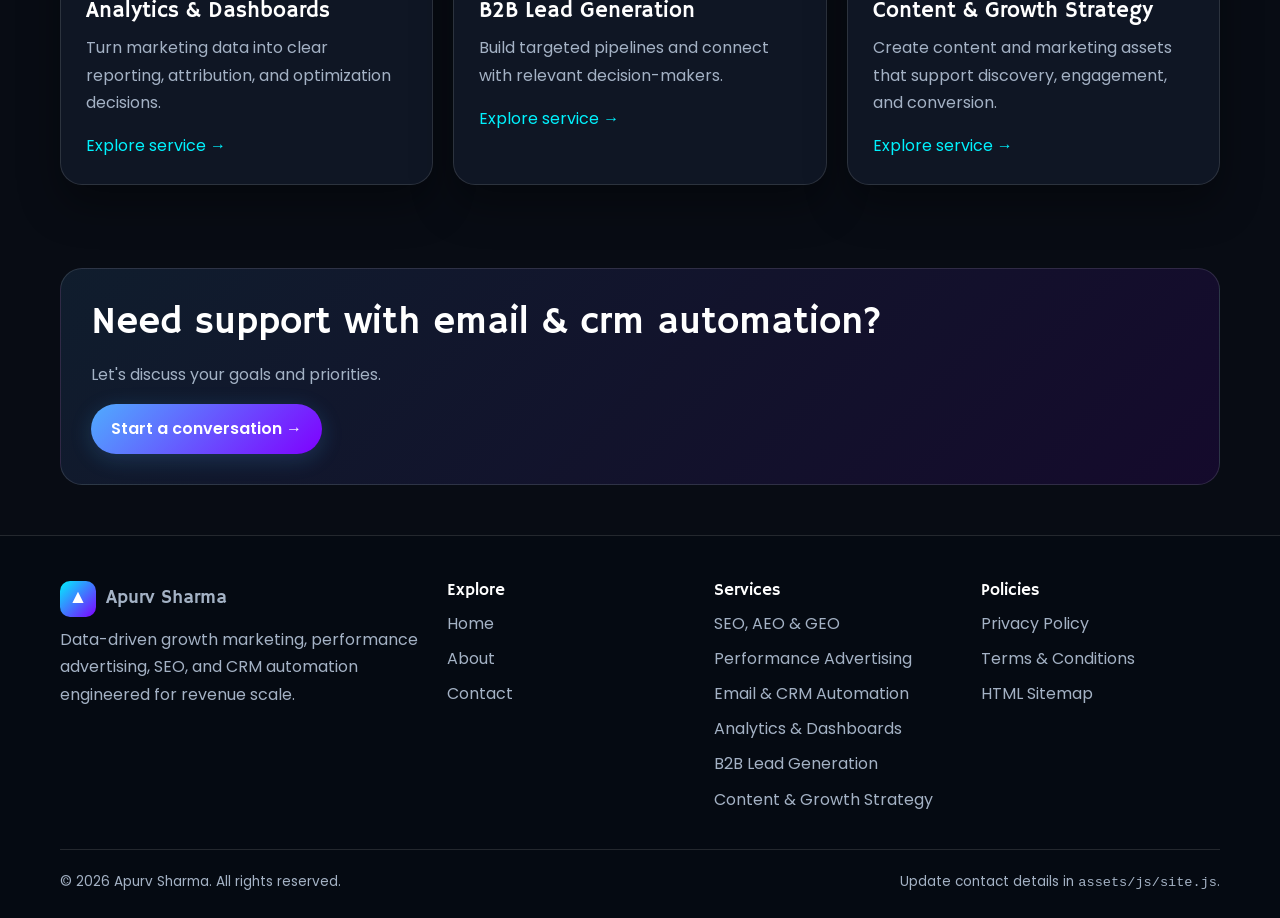
<file: email.html>
<!doctype html>
<html lang="en"><head>
<meta charset="utf-8"><meta name="viewport" content="width=device-width, initial-scale=1">
<title>Email & CRM Automation | Apurv Sharma</title><meta name="description" content="Nurture prospects with relevant campaigns, segmentation, and follow-up workflows.">
<link rel="preconnect" href="https://fonts.googleapis.com"><link rel="preconnect" href="https://fonts.gstatic.com" crossorigin>
<link href="https://fonts.googleapis.com/css2?family=Hammersmith+One&family=Poppins:wght@300;400;500;600;700&display=swap" rel="stylesheet">
<link rel="stylesheet" href="assets/css/style.css"><script defer src="assets/js/site.js"></script>
</head><body><header class="site-header" id="siteHeader"></header><main class="container"><section class="page-intro"><span class="eyebrow">✉️ Service</span><h1>Email & CRM Automation</h1><p>Email campaign execution and CRM workflows designed to improve engagement and move prospects toward sales readiness.</p><div class="tag-row"><span class="tag">HubSpot</span><span class="tag">Meritto</span><span class="tag">Mailchimp</span><span class="tag">Zoho CRM</span><span class="tag">Constant Contact</span></div></section>
<section><h2>Selected metrics</h2><p class="notice">Metrics are transcribed from the provided draft and should be validated before public use.</p><div class="stats"><div class="stat"><strong>60,000+</strong><span>Total contacts reached in outreach (source-provided claim)</span></div><div class="stat"><strong>34%</strong><span>Average email open rate achieved (source-provided claim)</span></div><div class="stat"><strong>~2%</strong><span>Average click-through rate (source-provided claim)</span></div></div></section>
<section class="panel"><h2>Deliverables & execution scope</h2><ul class="check-list"><li>Audience segmentation, personalization, and campaign execution</li><li>Automated lead-nurturing workflows and trigger sequences</li><li>CRM migration, cleanup, and HubSpot setup</li><li>Open-rate and click-through-rate optimization</li></ul></section>
<section class="section"><h2>Explore other services</h2><div class="grid"><article class="card"><div class="icon">🔍</div><h3><a href="seo.html">SEO, AEO & GEO Optimization</a></h3><p>Improve organic visibility across search engines and AI-assisted discovery.</p><a href="seo.html">Explore service →</a></article><article class="card"><div class="icon">🎯</div><h3><a href="ads.html">Performance Advertising</a></h3><p>Paid campaigns built around qualified leads, conversion tracking, and budget efficiency.</p><a href="ads.html">Explore service →</a></article><article class="card"><div class="icon">✉️</div><h3><a href="email.html">Email & CRM Automation</a></h3><p>Nurture prospects with relevant campaigns, segmentation, and follow-up workflows.</p><a href="email.html">Explore service →</a></article><article class="card"><div class="icon">📊</div><h3><a href="analytics.html">Analytics & Dashboards</a></h3><p>Turn marketing data into clear reporting, attribution, and optimization decisions.</p><a href="analytics.html">Explore service →</a></article><article class="card"><div class="icon">🤝</div><h3><a href="leads.html">B2B Lead Generation</a></h3><p>Build targeted pipelines and connect with relevant decision-makers.</p><a href="leads.html">Explore service →</a></article><article class="card"><div class="icon">✍️</div><h3><a href="content.html">Content & Growth Strategy</a></h3><p>Create content and marketing assets that support discovery, engagement, and conversion.</p><a href="content.html">Explore service →</a></article></div></section>
<section class="cta"><h2>Need support with email & crm automation?</h2><p>Let's discuss your goals and priorities.</p><a class="btn" href="contact.html">Start a conversation →</a></section></main>
<footer class="site-footer" id="siteFooter"></footer></body></html>
</file>
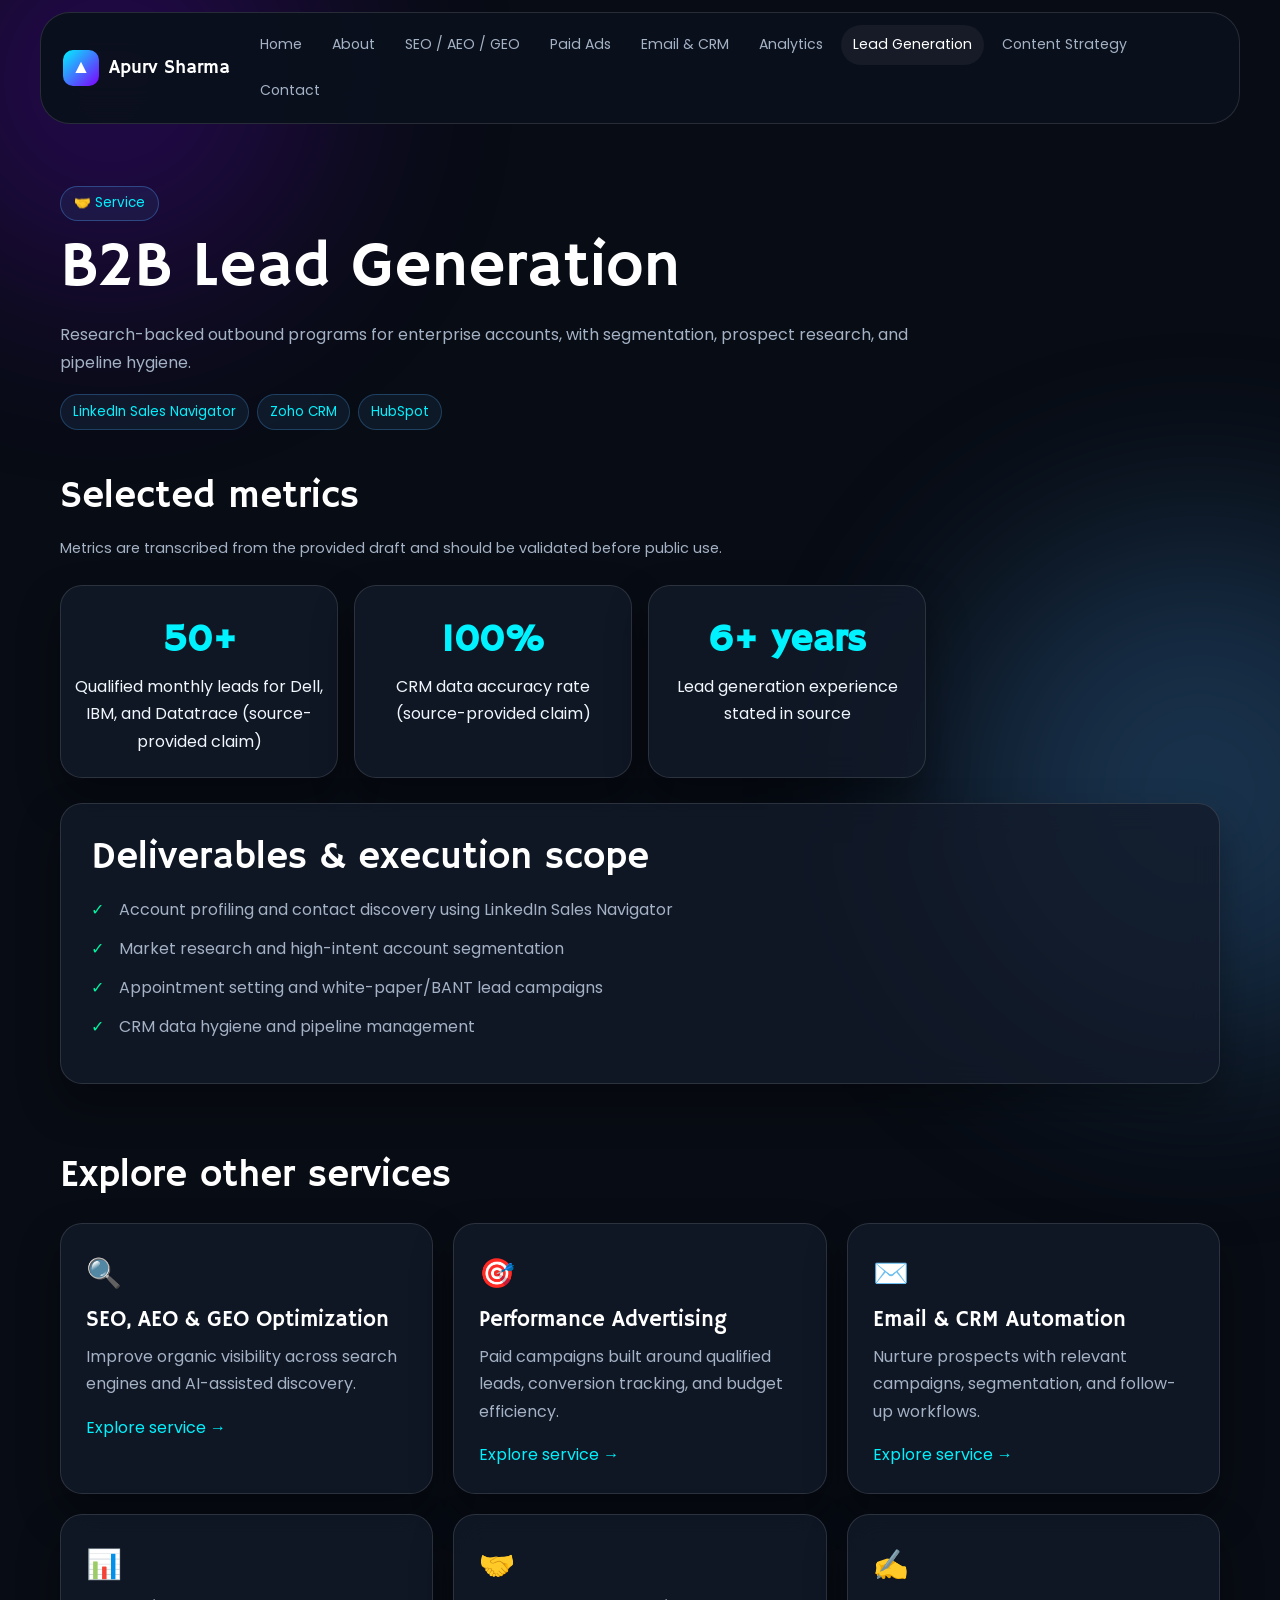
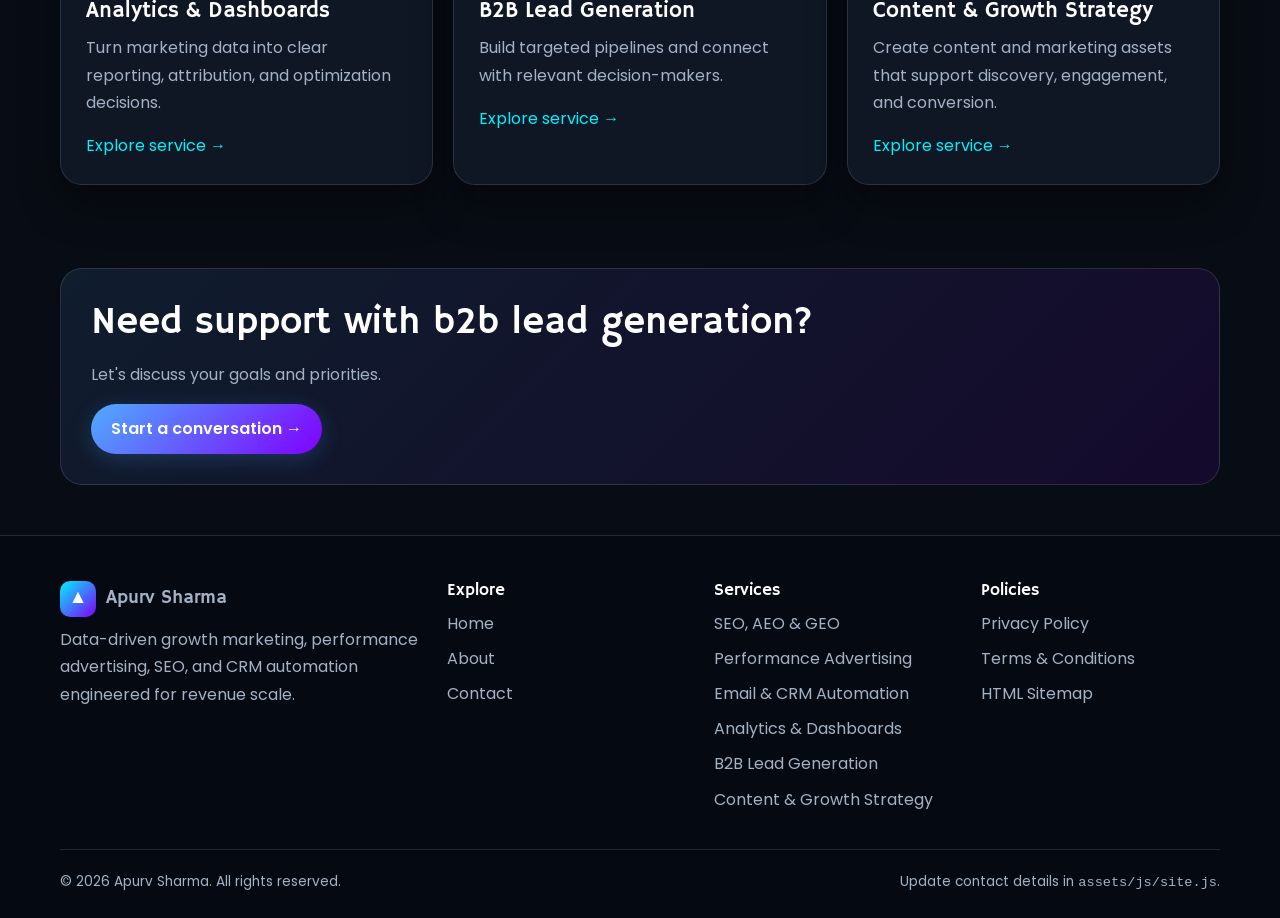
<file: leads.html>
<!doctype html>
<html lang="en"><head>
<meta charset="utf-8"><meta name="viewport" content="width=device-width, initial-scale=1">
<title>B2B Lead Generation | Apurv Sharma</title><meta name="description" content="Build targeted pipelines and connect with relevant decision-makers.">
<link rel="preconnect" href="https://fonts.googleapis.com"><link rel="preconnect" href="https://fonts.gstatic.com" crossorigin>
<link href="https://fonts.googleapis.com/css2?family=Hammersmith+One&family=Poppins:wght@300;400;500;600;700&display=swap" rel="stylesheet">
<link rel="stylesheet" href="assets/css/style.css"><script defer src="assets/js/site.js"></script>
</head><body><header class="site-header" id="siteHeader"></header><main class="container"><section class="page-intro"><span class="eyebrow">🤝 Service</span><h1>B2B Lead Generation</h1><p>Research-backed outbound programs for enterprise accounts, with segmentation, prospect research, and pipeline hygiene.</p><div class="tag-row"><span class="tag">LinkedIn Sales Navigator</span><span class="tag">Zoho CRM</span><span class="tag">HubSpot</span></div></section>
<section><h2>Selected metrics</h2><p class="notice">Metrics are transcribed from the provided draft and should be validated before public use.</p><div class="stats"><div class="stat"><strong>50+</strong><span>Qualified monthly leads for Dell, IBM, and Datatrace (source-provided claim)</span></div><div class="stat"><strong>100%</strong><span>CRM data accuracy rate (source-provided claim)</span></div><div class="stat"><strong>6+ years</strong><span>Lead generation experience stated in source</span></div></div></section>
<section class="panel"><h2>Deliverables & execution scope</h2><ul class="check-list"><li>Account profiling and contact discovery using LinkedIn Sales Navigator</li><li>Market research and high-intent account segmentation</li><li>Appointment setting and white-paper/BANT lead campaigns</li><li>CRM data hygiene and pipeline management</li></ul></section>
<section class="section"><h2>Explore other services</h2><div class="grid"><article class="card"><div class="icon">🔍</div><h3><a href="seo.html">SEO, AEO & GEO Optimization</a></h3><p>Improve organic visibility across search engines and AI-assisted discovery.</p><a href="seo.html">Explore service →</a></article><article class="card"><div class="icon">🎯</div><h3><a href="ads.html">Performance Advertising</a></h3><p>Paid campaigns built around qualified leads, conversion tracking, and budget efficiency.</p><a href="ads.html">Explore service →</a></article><article class="card"><div class="icon">✉️</div><h3><a href="email.html">Email & CRM Automation</a></h3><p>Nurture prospects with relevant campaigns, segmentation, and follow-up workflows.</p><a href="email.html">Explore service →</a></article><article class="card"><div class="icon">📊</div><h3><a href="analytics.html">Analytics & Dashboards</a></h3><p>Turn marketing data into clear reporting, attribution, and optimization decisions.</p><a href="analytics.html">Explore service →</a></article><article class="card"><div class="icon">🤝</div><h3><a href="leads.html">B2B Lead Generation</a></h3><p>Build targeted pipelines and connect with relevant decision-makers.</p><a href="leads.html">Explore service →</a></article><article class="card"><div class="icon">✍️</div><h3><a href="content.html">Content & Growth Strategy</a></h3><p>Create content and marketing assets that support discovery, engagement, and conversion.</p><a href="content.html">Explore service →</a></article></div></section>
<section class="cta"><h2>Need support with b2b lead generation?</h2><p>Let's discuss your goals and priorities.</p><a class="btn" href="contact.html">Start a conversation →</a></section></main>
<footer class="site-footer" id="siteFooter"></footer></body></html>
</file>
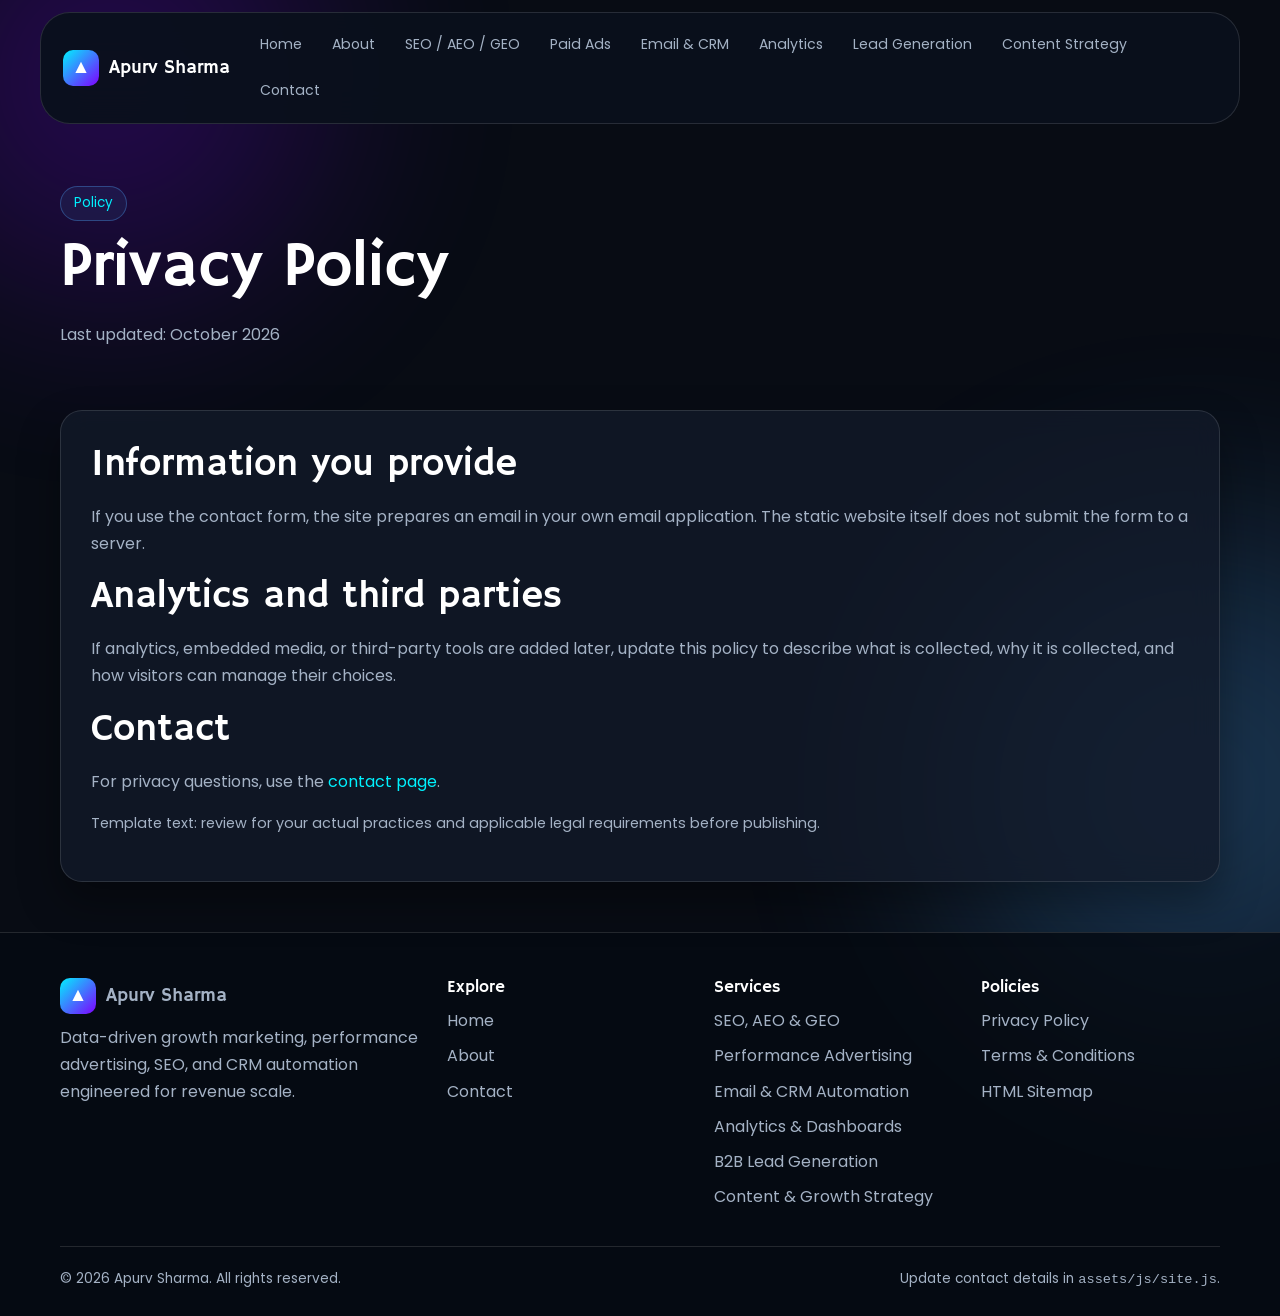
<file: privacy.html>
<!doctype html>
<html lang="en"><head>
<meta charset="utf-8"><meta name="viewport" content="width=device-width, initial-scale=1">
<title>Privacy Policy | Apurv Sharma</title><meta name="description" content="Privacy policy template for this static portfolio website.">
<link rel="preconnect" href="https://fonts.googleapis.com"><link rel="preconnect" href="https://fonts.gstatic.com" crossorigin>
<link href="https://fonts.googleapis.com/css2?family=Hammersmith+One&family=Poppins:wght@300;400;500;600;700&display=swap" rel="stylesheet">
<link rel="stylesheet" href="assets/css/style.css"><script defer src="assets/js/site.js"></script>
</head><body><header class="site-header" id="siteHeader"></header><main class="container"><section class="page-intro"><span class="eyebrow">Policy</span><h1>Privacy Policy</h1><p>Last updated: October 2026</p></section><section class="panel"><h2>Information you provide</h2><p>If you use the contact form, the site prepares an email in your own email application. The static website itself does not submit the form to a server.</p><h2>Analytics and third parties</h2><p>If analytics, embedded media, or third-party tools are added later, update this policy to describe what is collected, why it is collected, and how visitors can manage their choices.</p><h2>Contact</h2><p>For privacy questions, use the <a href="contact.html">contact page</a>.</p><p class="notice">Template text: review for your actual practices and applicable legal requirements before publishing.</p></section></main>
<footer class="site-footer" id="siteFooter"></footer></body></html>
</file>
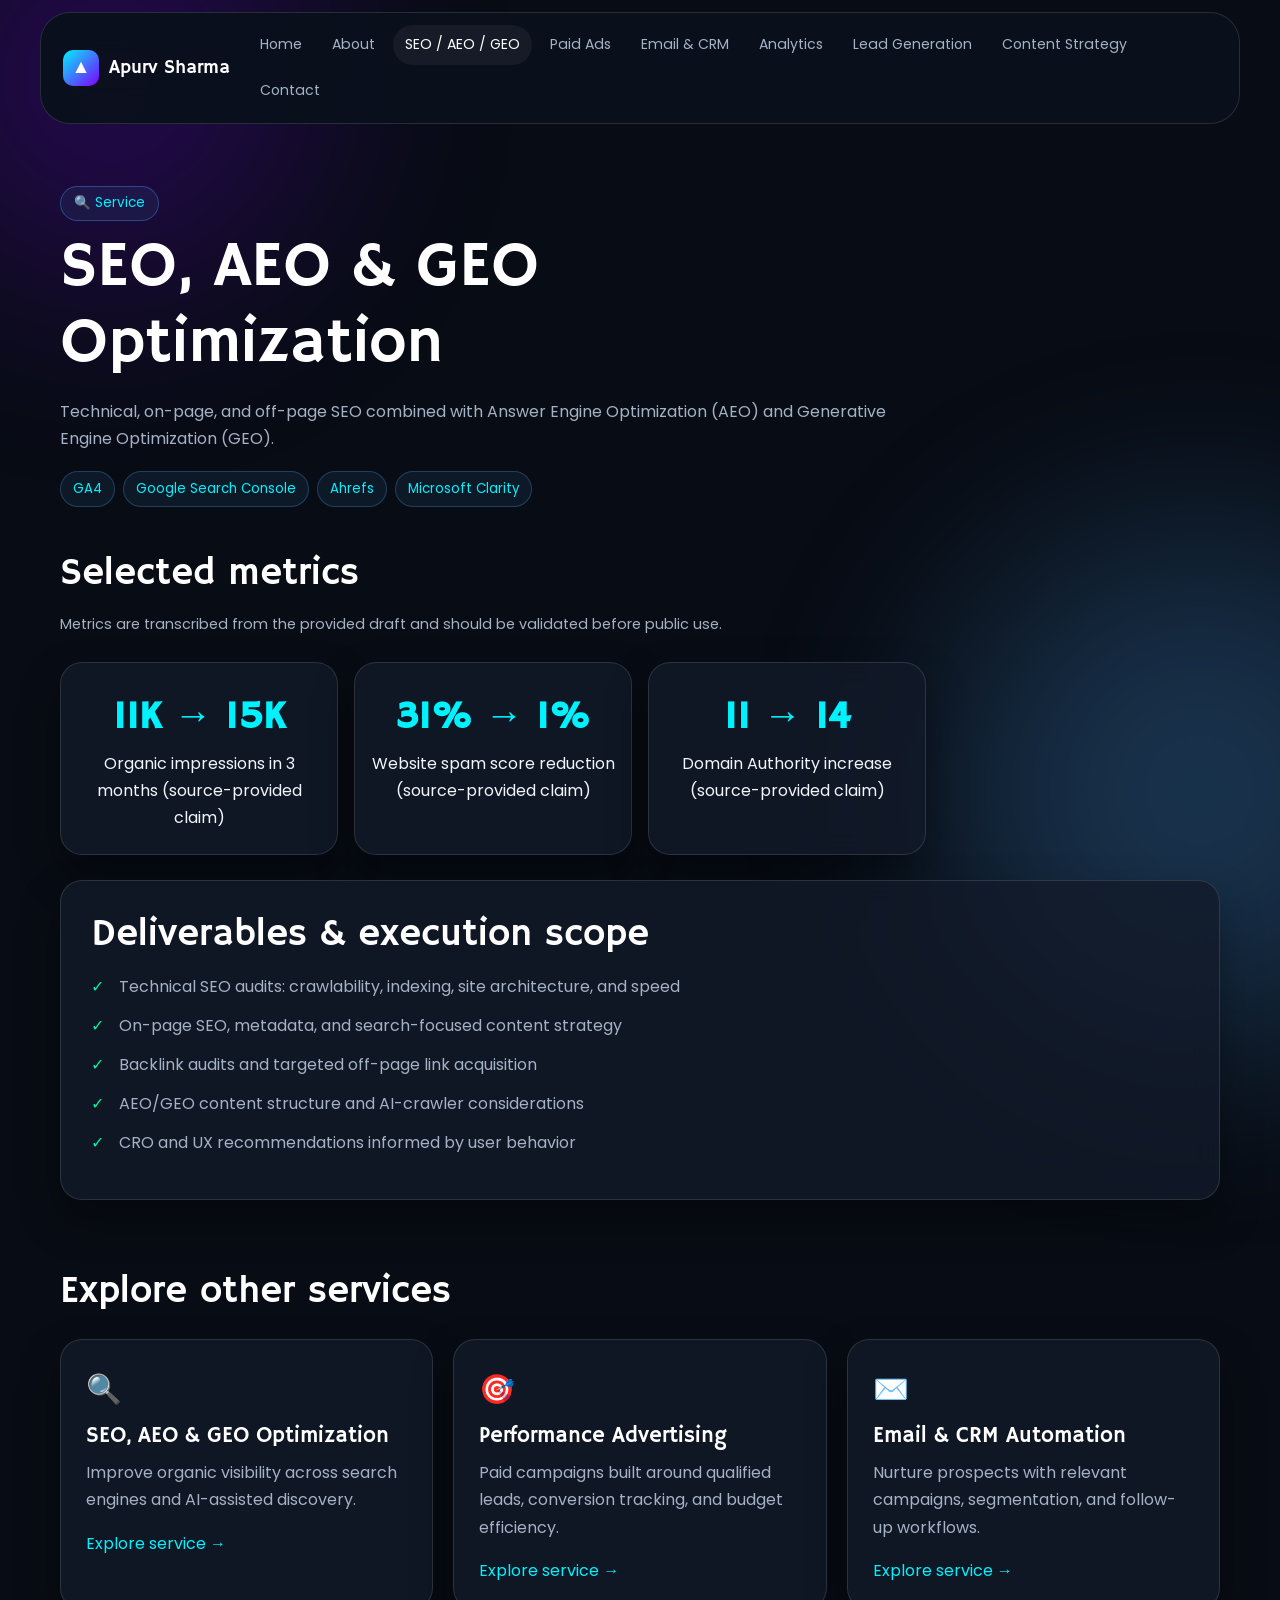
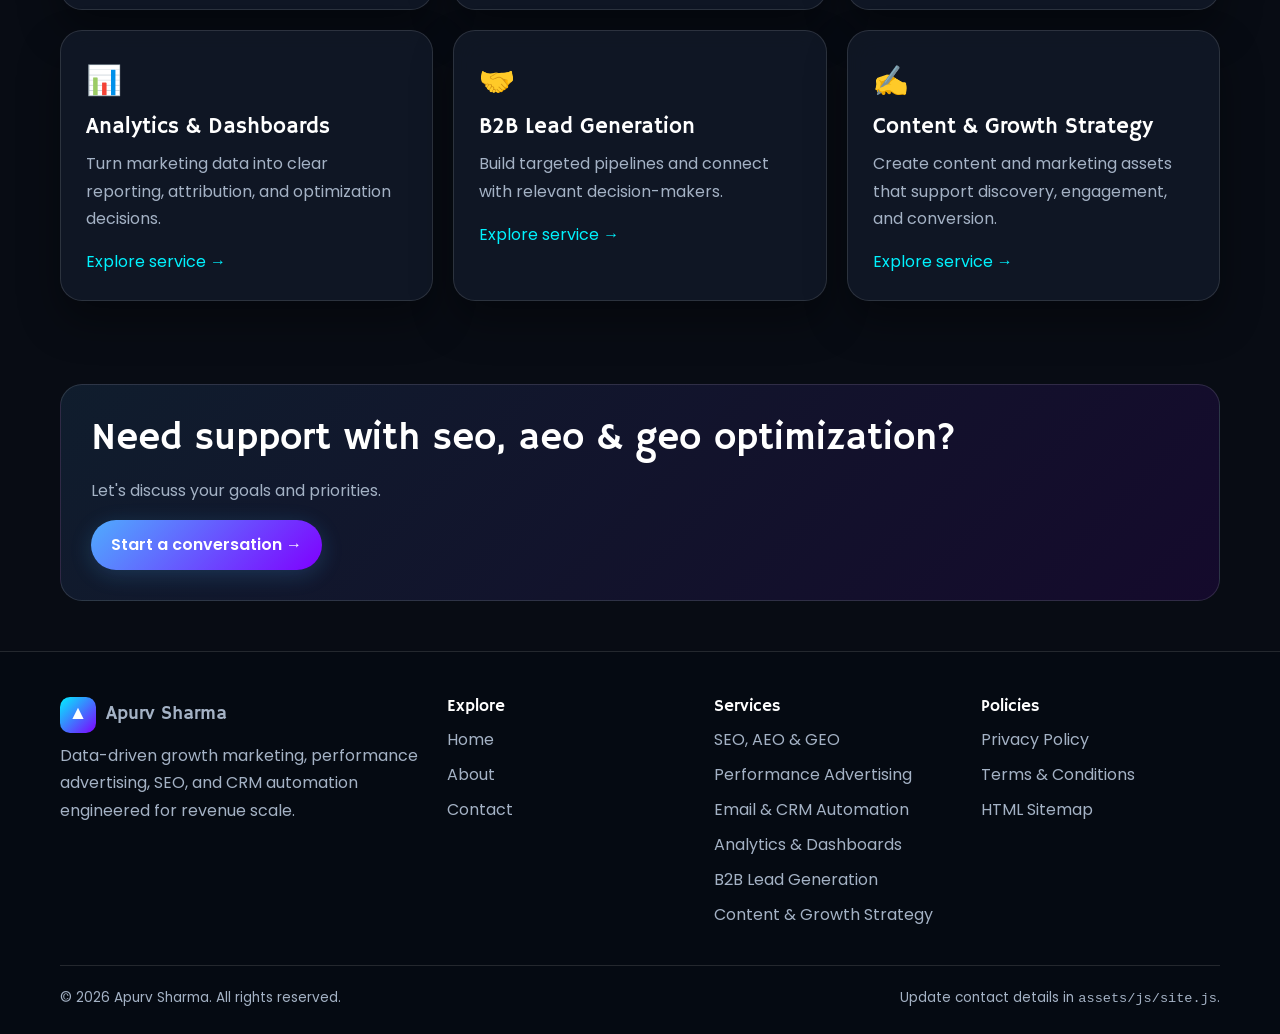
<file: seo.html>
<!doctype html>
<html lang="en"><head>
<meta charset="utf-8"><meta name="viewport" content="width=device-width, initial-scale=1">
<title>SEO, AEO & GEO Optimization | Apurv Sharma</title><meta name="description" content="Improve organic visibility across search engines and AI-assisted discovery.">
<link rel="preconnect" href="https://fonts.googleapis.com"><link rel="preconnect" href="https://fonts.gstatic.com" crossorigin>
<link href="https://fonts.googleapis.com/css2?family=Hammersmith+One&family=Poppins:wght@300;400;500;600;700&display=swap" rel="stylesheet">
<link rel="stylesheet" href="assets/css/style.css"><script defer src="assets/js/site.js"></script>
</head><body><header class="site-header" id="siteHeader"></header><main class="container"><section class="page-intro"><span class="eyebrow">🔍 Service</span><h1>SEO, AEO & GEO Optimization</h1><p>Technical, on-page, and off-page SEO combined with Answer Engine Optimization (AEO) and Generative Engine Optimization (GEO).</p><div class="tag-row"><span class="tag">GA4</span><span class="tag">Google Search Console</span><span class="tag">Ahrefs</span><span class="tag">Microsoft Clarity</span></div></section>
<section><h2>Selected metrics</h2><p class="notice">Metrics are transcribed from the provided draft and should be validated before public use.</p><div class="stats"><div class="stat"><strong>11K → 15K</strong><span>Organic impressions in 3 months (source-provided claim)</span></div><div class="stat"><strong>31% → 1%</strong><span>Website spam score reduction (source-provided claim)</span></div><div class="stat"><strong>11 → 14</strong><span>Domain Authority increase (source-provided claim)</span></div></div></section>
<section class="panel"><h2>Deliverables & execution scope</h2><ul class="check-list"><li>Technical SEO audits: crawlability, indexing, site architecture, and speed</li><li>On-page SEO, metadata, and search-focused content strategy</li><li>Backlink audits and targeted off-page link acquisition</li><li>AEO/GEO content structure and AI-crawler considerations</li><li>CRO and UX recommendations informed by user behavior</li></ul></section>
<section class="section"><h2>Explore other services</h2><div class="grid"><article class="card"><div class="icon">🔍</div><h3><a href="seo.html">SEO, AEO & GEO Optimization</a></h3><p>Improve organic visibility across search engines and AI-assisted discovery.</p><a href="seo.html">Explore service →</a></article><article class="card"><div class="icon">🎯</div><h3><a href="ads.html">Performance Advertising</a></h3><p>Paid campaigns built around qualified leads, conversion tracking, and budget efficiency.</p><a href="ads.html">Explore service →</a></article><article class="card"><div class="icon">✉️</div><h3><a href="email.html">Email & CRM Automation</a></h3><p>Nurture prospects with relevant campaigns, segmentation, and follow-up workflows.</p><a href="email.html">Explore service →</a></article><article class="card"><div class="icon">📊</div><h3><a href="analytics.html">Analytics & Dashboards</a></h3><p>Turn marketing data into clear reporting, attribution, and optimization decisions.</p><a href="analytics.html">Explore service →</a></article><article class="card"><div class="icon">🤝</div><h3><a href="leads.html">B2B Lead Generation</a></h3><p>Build targeted pipelines and connect with relevant decision-makers.</p><a href="leads.html">Explore service →</a></article><article class="card"><div class="icon">✍️</div><h3><a href="content.html">Content & Growth Strategy</a></h3><p>Create content and marketing assets that support discovery, engagement, and conversion.</p><a href="content.html">Explore service →</a></article></div></section>
<section class="cta"><h2>Need support with seo, aeo & geo optimization?</h2><p>Let's discuss your goals and priorities.</p><a class="btn" href="contact.html">Start a conversation →</a></section></main>
<footer class="site-footer" id="siteFooter"></footer></body></html>
</file>
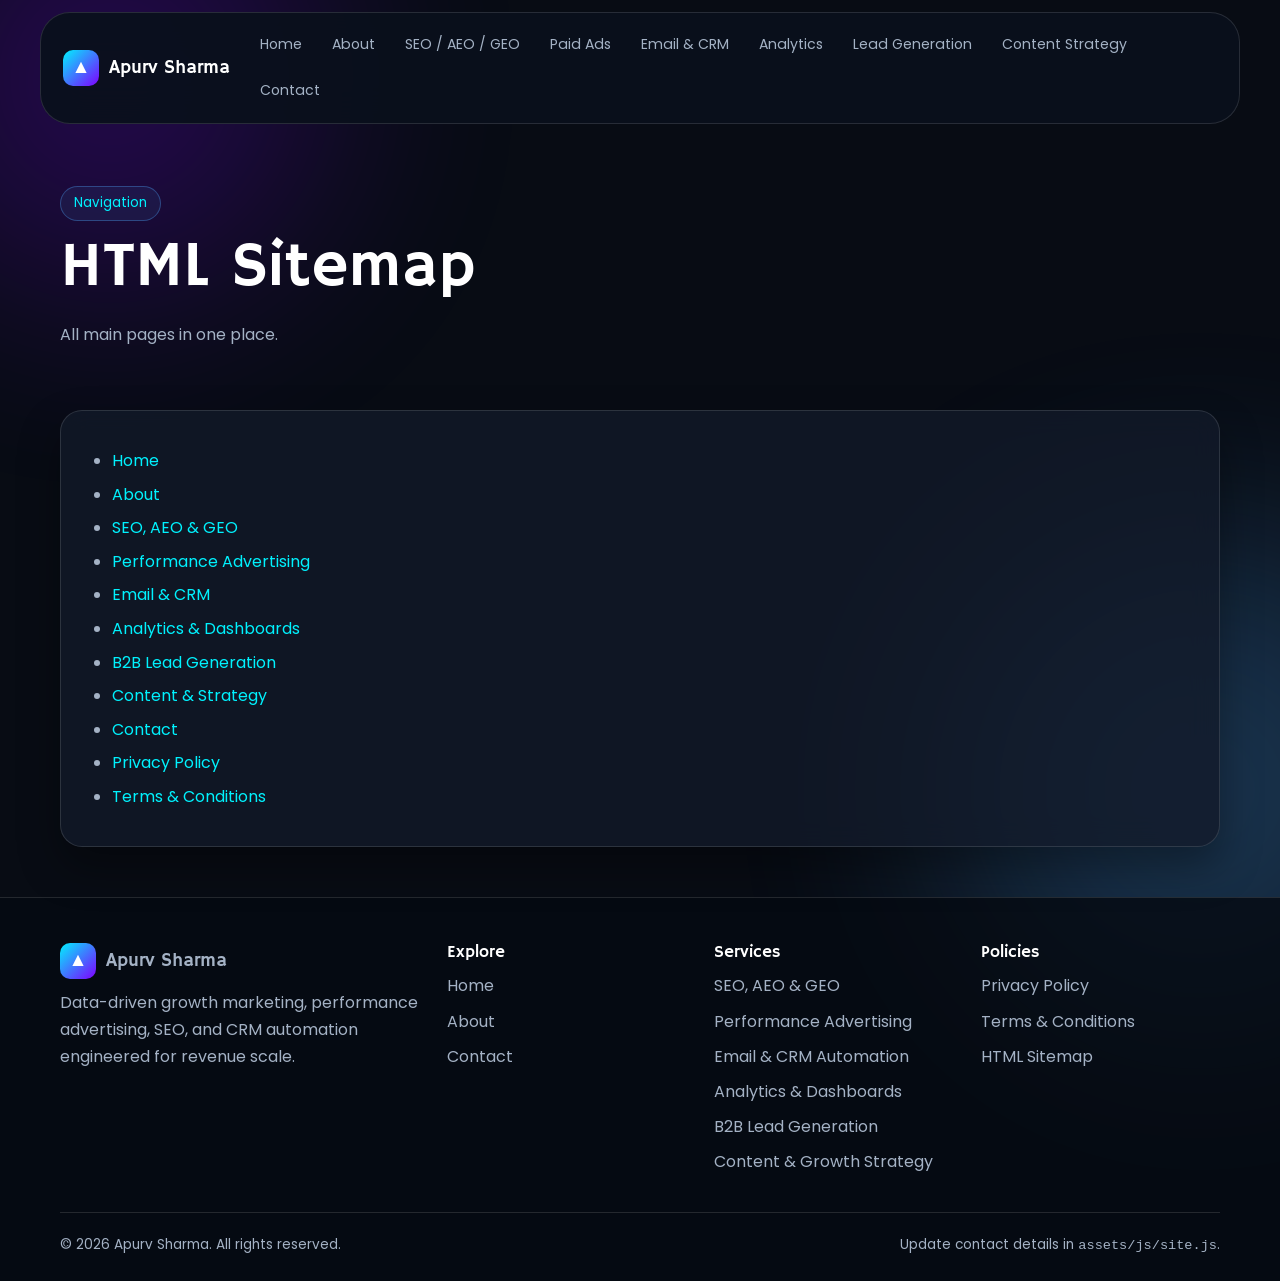
<file: sitemap.html>
<!doctype html>
<html lang="en"><head>
<meta charset="utf-8"><meta name="viewport" content="width=device-width, initial-scale=1">
<title>HTML Sitemap | Apurv Sharma</title><meta name="description" content="HTML sitemap linking to all pages on this portfolio website.">
<link rel="preconnect" href="https://fonts.googleapis.com"><link rel="preconnect" href="https://fonts.gstatic.com" crossorigin>
<link href="https://fonts.googleapis.com/css2?family=Hammersmith+One&family=Poppins:wght@300;400;500;600;700&display=swap" rel="stylesheet">
<link rel="stylesheet" href="assets/css/style.css"><script defer src="assets/js/site.js"></script>
</head><body><header class="site-header" id="siteHeader"></header><main class="container"><section class="page-intro"><span class="eyebrow">Navigation</span><h1>HTML Sitemap</h1><p>All main pages in one place.</p></section><section class="panel"><ul><li><a href="index.html">Home</a></li><li><a href="about.html">About</a></li><li><a href="seo.html">SEO, AEO & GEO</a></li><li><a href="ads.html">Performance Advertising</a></li><li><a href="email.html">Email & CRM</a></li><li><a href="analytics.html">Analytics & Dashboards</a></li><li><a href="leads.html">B2B Lead Generation</a></li><li><a href="content.html">Content & Strategy</a></li><li><a href="contact.html">Contact</a></li><li><a href="privacy.html">Privacy Policy</a></li><li><a href="terms.html">Terms & Conditions</a></li></ul></section></main>
<footer class="site-footer" id="siteFooter"></footer></body></html>
</file>
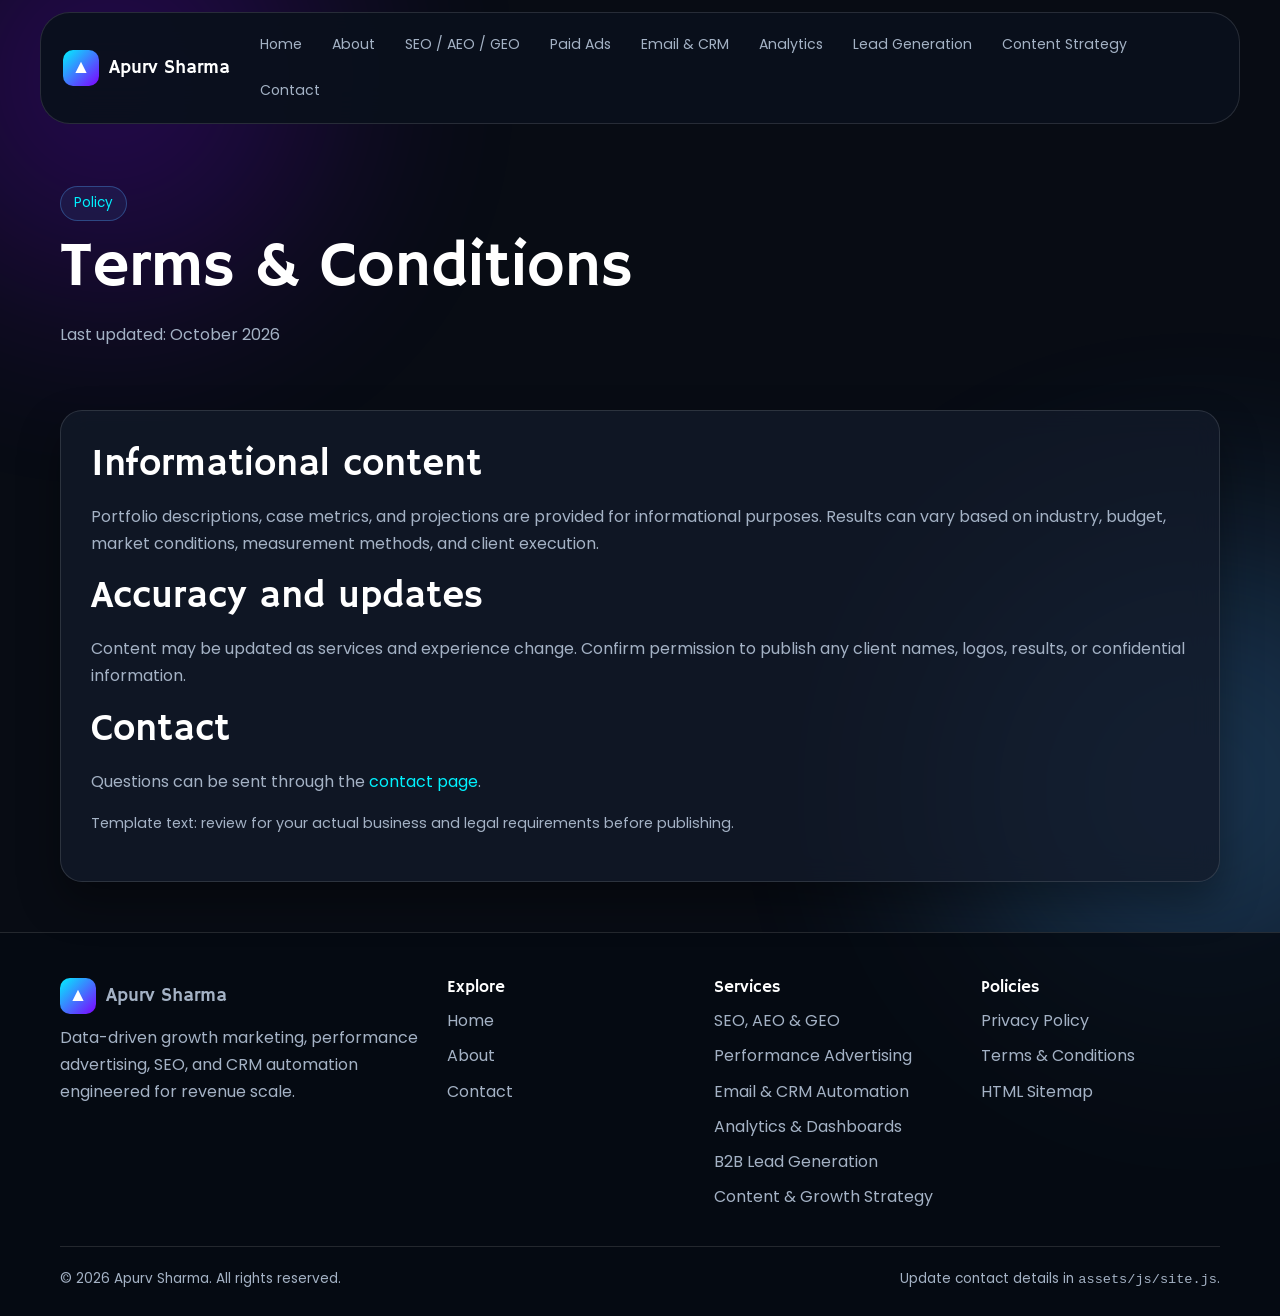
<file: terms.html>
<!doctype html>
<html lang="en"><head>
<meta charset="utf-8"><meta name="viewport" content="width=device-width, initial-scale=1">
<title>Terms & Conditions | Apurv Sharma</title><meta name="description" content="Terms and conditions template for this portfolio website.">
<link rel="preconnect" href="https://fonts.googleapis.com"><link rel="preconnect" href="https://fonts.gstatic.com" crossorigin>
<link href="https://fonts.googleapis.com/css2?family=Hammersmith+One&family=Poppins:wght@300;400;500;600;700&display=swap" rel="stylesheet">
<link rel="stylesheet" href="assets/css/style.css"><script defer src="assets/js/site.js"></script>
</head><body><header class="site-header" id="siteHeader"></header><main class="container"><section class="page-intro"><span class="eyebrow">Policy</span><h1>Terms & Conditions</h1><p>Last updated: October 2026</p></section><section class="panel"><h2>Informational content</h2><p>Portfolio descriptions, case metrics, and projections are provided for informational purposes. Results can vary based on industry, budget, market conditions, measurement methods, and client execution.</p><h2>Accuracy and updates</h2><p>Content may be updated as services and experience change. Confirm permission to publish any client names, logos, results, or confidential information.</p><h2>Contact</h2><p>Questions can be sent through the <a href="contact.html">contact page</a>.</p><p class="notice">Template text: review for your actual business and legal requirements before publishing.</p></section></main>
<footer class="site-footer" id="siteFooter"></footer></body></html>
</file>
<file: assets/css/style.css>
:root{--bg:#080c14;--card:rgba(18,26,42,.78);--glass:rgba(255,255,255,.05);--border:rgba(255,255,255,.12);--cyan:#00f2fe;--blue:#4facfe;--purple:#7f00ff;--green:#00f5a0;--text:#f0f6fc;--muted:#a4b2c5;--shadow:0 20px 40px rgba(0,0,0,.35)}
*{box-sizing:border-box;margin:0;padding:0}html{scroll-behavior:smooth}body{background:var(--bg);color:var(--text);font-family:Poppins,Arial,sans-serif;line-height:1.7;overflow-x:hidden}body:before,body:after{content:"";position:fixed;z-index:-1;pointer-events:none;filter:blur(110px);opacity:.24;border-radius:50%}body:before{width:420px;height:420px;background:var(--purple);top:-130px;left:-100px}body:after{width:520px;height:520px;background:var(--blue);right:-180px;bottom:-150px}
a{color:var(--cyan);text-decoration:none}a:hover{color:white}h1,h2,h3,h4{font-family:"Hammersmith One",Arial,sans-serif;line-height:1.2;color:#fff;font-weight:400}h1{font-size:clamp(2.4rem,5vw,4.2rem);margin:.5rem 0 1rem}h2{font-size:clamp(1.7rem,3vw,2.5rem);margin:0 0 1rem}h3{font-size:1.35rem;margin-bottom:.55rem}p{color:var(--muted);margin:.6rem 0 1rem}ul{padding-left:1.3rem;color:var(--muted)}li{margin:.4rem 0}.container{width:min(1160px,calc(100% - 36px));margin:auto}.site-header{position:sticky;top:12px;z-index:20;width:min(1200px,calc(100% - 28px));margin:12px auto 0;padding:12px 22px;border:1px solid var(--border);border-radius:30px;background:rgba(10,16,28,.94);backdrop-filter:blur(18px);display:flex;align-items:center;justify-content:space-between;gap:18px}.brand{display:flex;align-items:center;gap:10px;color:#fff;font-family:"Hammersmith One",Arial,sans-serif;font-size:1.2rem;white-space:nowrap}.brand-mark{display:grid;place-items:center;width:36px;height:36px;border-radius:10px;background:linear-gradient(135deg,var(--cyan),var(--purple));color:white}.nav{display:flex;align-items:center;gap:6px;flex-wrap:wrap}.nav a{padding:8px 12px;color:var(--muted);border-radius:30px;font-size:.88rem}.nav a:hover,.nav a.active{background:var(--glass);color:white}.menu-toggle{display:none;background:none;border:1px solid var(--border);color:white;padding:7px 12px;border-radius:10px}.btn{display:inline-block;border:0;border-radius:30px;padding:11px 20px;background:linear-gradient(135deg,var(--blue),var(--purple));color:white;font-weight:600;cursor:pointer;box-shadow:0 5px 22px #4facfe33}.btn.secondary{background:var(--glass);border:1px solid var(--border);box-shadow:none}.hero{padding:82px 0 55px;display:grid;grid-template-columns:1.15fr .85fr;align-items:center;gap:42px}.eyebrow{display:inline-block;padding:5px 13px;border:1px solid #4facfe55;border-radius:30px;color:var(--cyan);background:#4facfe14;font-size:.84rem}.gradient{background:linear-gradient(135deg,var(--cyan),var(--blue),var(--green));-webkit-background-clip:text;background-clip:text;color:transparent}.hero-visual,.panel,.card,.stat{border:1px solid var(--border);background:var(--card);backdrop-filter:blur(14px);border-radius:22px;box-shadow:var(--shadow)}.hero-visual{padding:30px;min-height:290px;display:flex;flex-direction:column;justify-content:center}.hero-visual .big{font-size:2.2rem;font-family:"Hammersmith One",Arial,sans-serif;color:var(--cyan)}.barset{height:100px;display:flex;align-items:end;gap:10px;margin-top:18px}.barset span{flex:1;border-radius:7px 7px 2px 2px;background:linear-gradient(var(--cyan),var(--blue))}.section{padding:48px 0}.grid{display:grid;grid-template-columns:repeat(3,minmax(0,1fr));gap:20px;margin-top:25px}.card{padding:25px;transition:transform .2s,border-color .2s}.card:hover{transform:translateY(-4px);border-color:#4facfe88}.card .icon{font-size:1.8rem;margin-bottom:10px}.card h3 a{color:#fff}.stats{display:grid;grid-template-columns:repeat(4,minmax(0,1fr));gap:16px;margin:25px 0}.stat{text-align:center;padding:22px 12px}.stat strong{display:block;font-family:"Hammersmith One",Arial,sans-serif;font-size:clamp(1.7rem,3vw,2.7rem);color:var(--cyan)}.page-intro{padding:62px 0 25px;max-width:850px}.panel{padding:30px;margin:20px 0}.tag-row{display:flex;flex-wrap:wrap;gap:8px;margin:18px 0}.tag{font-size:.83rem;padding:6px 12px;border-radius:25px;background:#4facfe16;border:1px solid #4facfe44;color:var(--cyan)}.check-list{list-style:none;padding:0}.check-list li{padding-left:28px;position:relative;margin:12px 0}.check-list li:before{content:"✓";position:absolute;left:0;color:var(--green)}.timeline{border-left:2px solid var(--border);padding-left:25px;margin:24px 0}.timeline-item{position:relative;margin:0 0 28px}.timeline-item:before{content:"";position:absolute;left:-32px;top:7px;width:11px;height:11px;border-radius:50%;background:var(--cyan);box-shadow:0 0 12px var(--cyan)}.muted{color:var(--muted)}.cta{margin:35px 0;padding:30px;border:1px solid var(--border);border-radius:22px;background:linear-gradient(135deg,#4facfe1c,#7f00ff1b)}.site-footer{margin-top:50px;padding:45px 0 25px;border-top:1px solid var(--border);background:#060a12cc}.footer-grid{display:grid;grid-template-columns:1.5fr repeat(3,1fr);gap:28px}.site-footer h3{font-size:1.05rem}.site-footer ul{list-style:none;padding:0}.site-footer li{margin:8px 0}.site-footer a{color:var(--muted)}.site-footer a:hover{color:var(--cyan)}.footer-bottom{border-top:1px solid var(--border);margin-top:28px;padding-top:20px;display:flex;justify-content:space-between;gap:12px;flex-wrap:wrap;font-size:.85rem;color:var(--muted)}.contact-form{max-width:700px}.contact-form label{display:block;color:var(--muted);margin:12px 0 5px}.contact-form input,.contact-form textarea{width:100%;padding:12px 14px;border-radius:12px;border:1px solid var(--border);background:#ffffff09;color:white;font:inherit}.contact-form textarea{min-height:140px}.notice{font-size:.9rem;color:var(--muted)}@media(max-width:900px){.hero{grid-template-columns:1fr}.grid{grid-template-columns:repeat(2,minmax(0,1fr))}.footer-grid{grid-template-columns:repeat(2,1fr)}.stats{grid-template-columns:repeat(2,1fr)}}@media(max-width:680px){.site-header{align-items:flex-start;flex-wrap:wrap}.menu-toggle{display:block}.nav{display:none;width:100%;flex-direction:column;align-items:stretch}.nav.open{display:flex}.nav a{padding:10px 12px}.grid{grid-template-columns:1fr}.footer-grid{grid-template-columns:1fr}.hero{padding-top:48px}.panel{padding:22px}}
</file>
